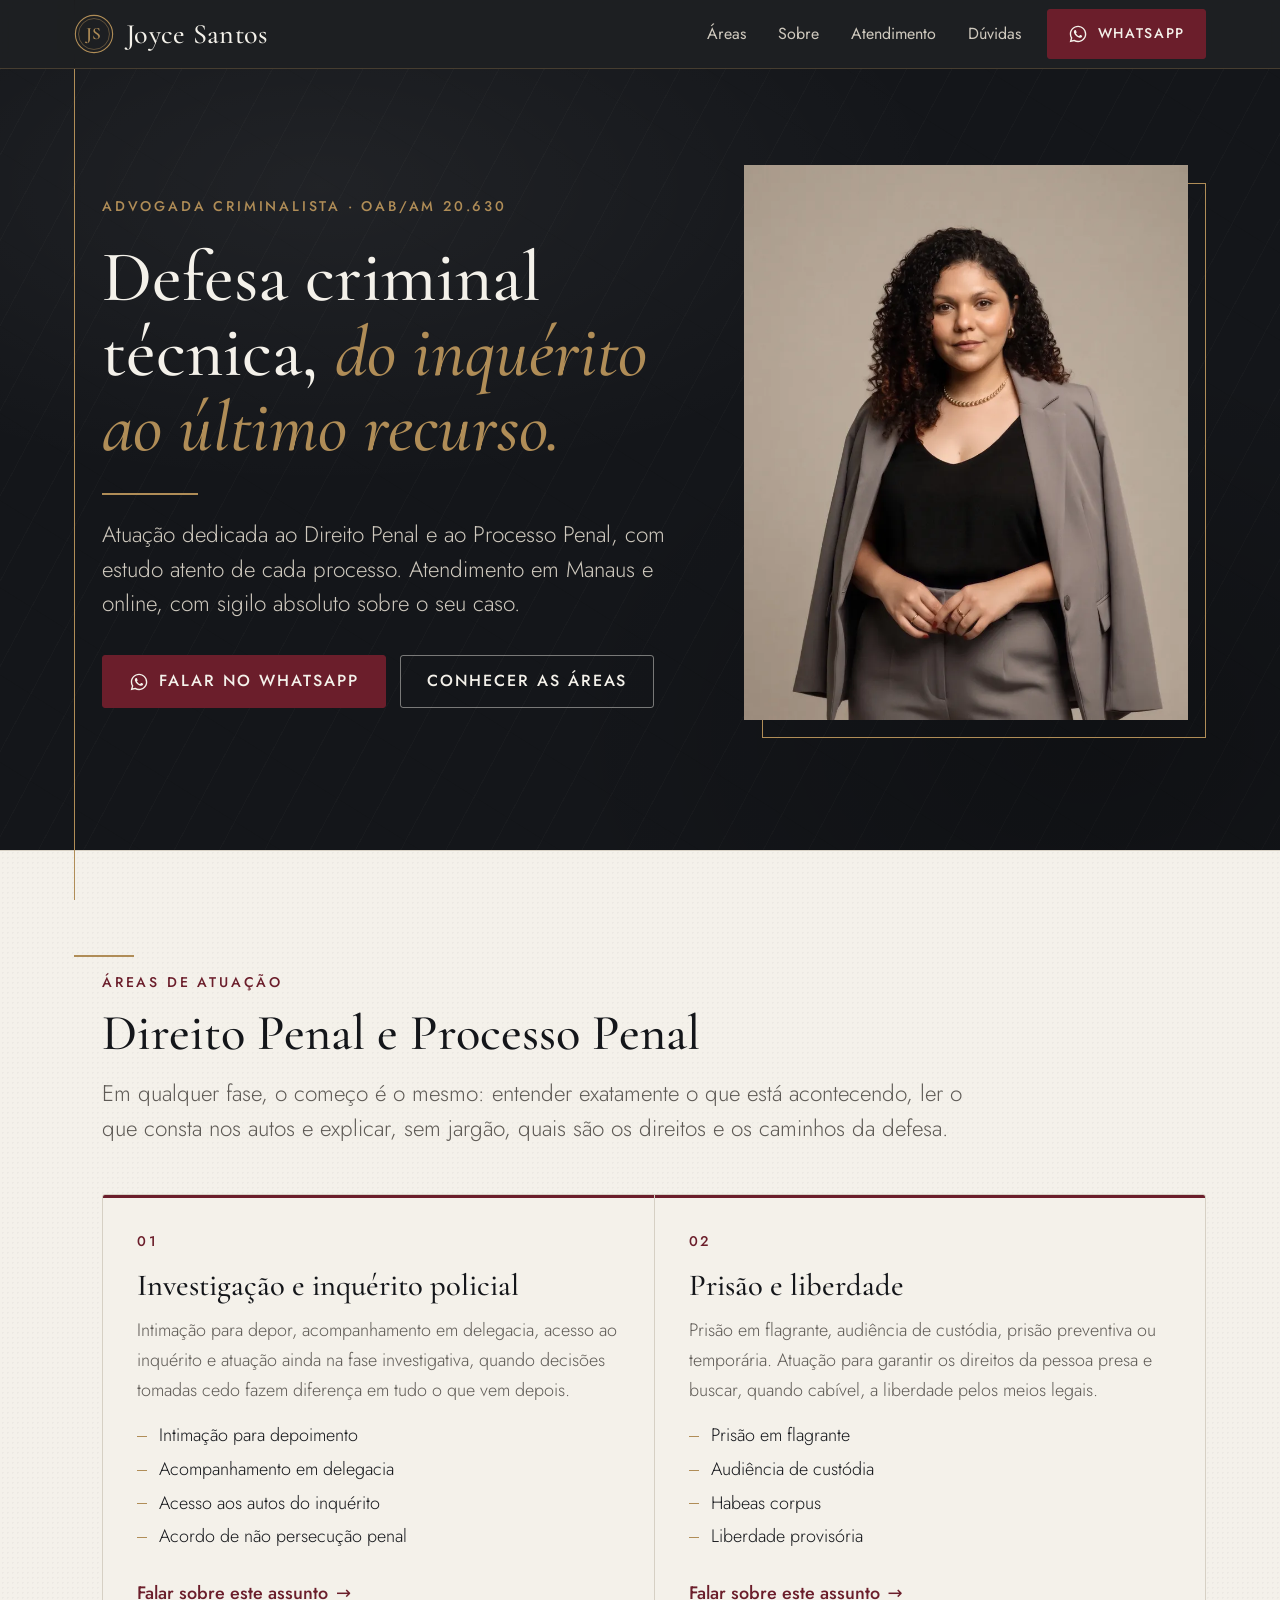
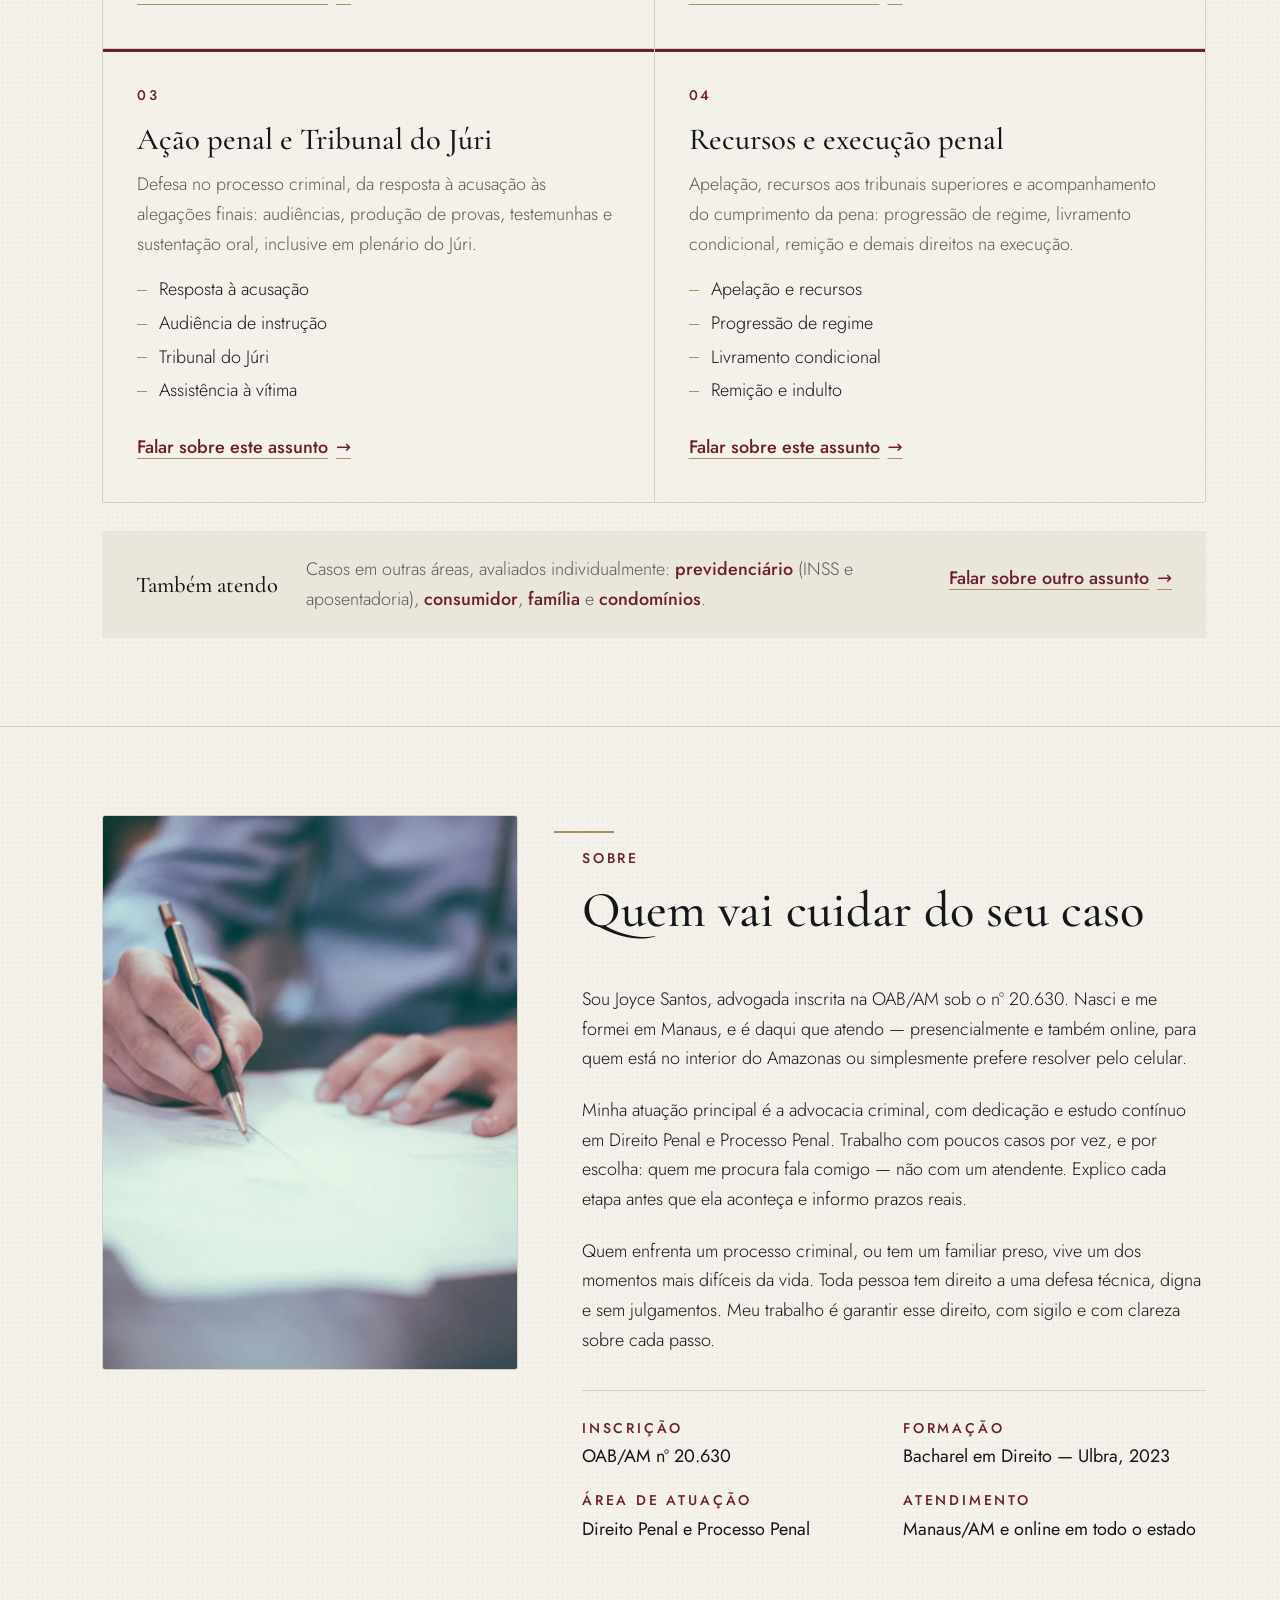
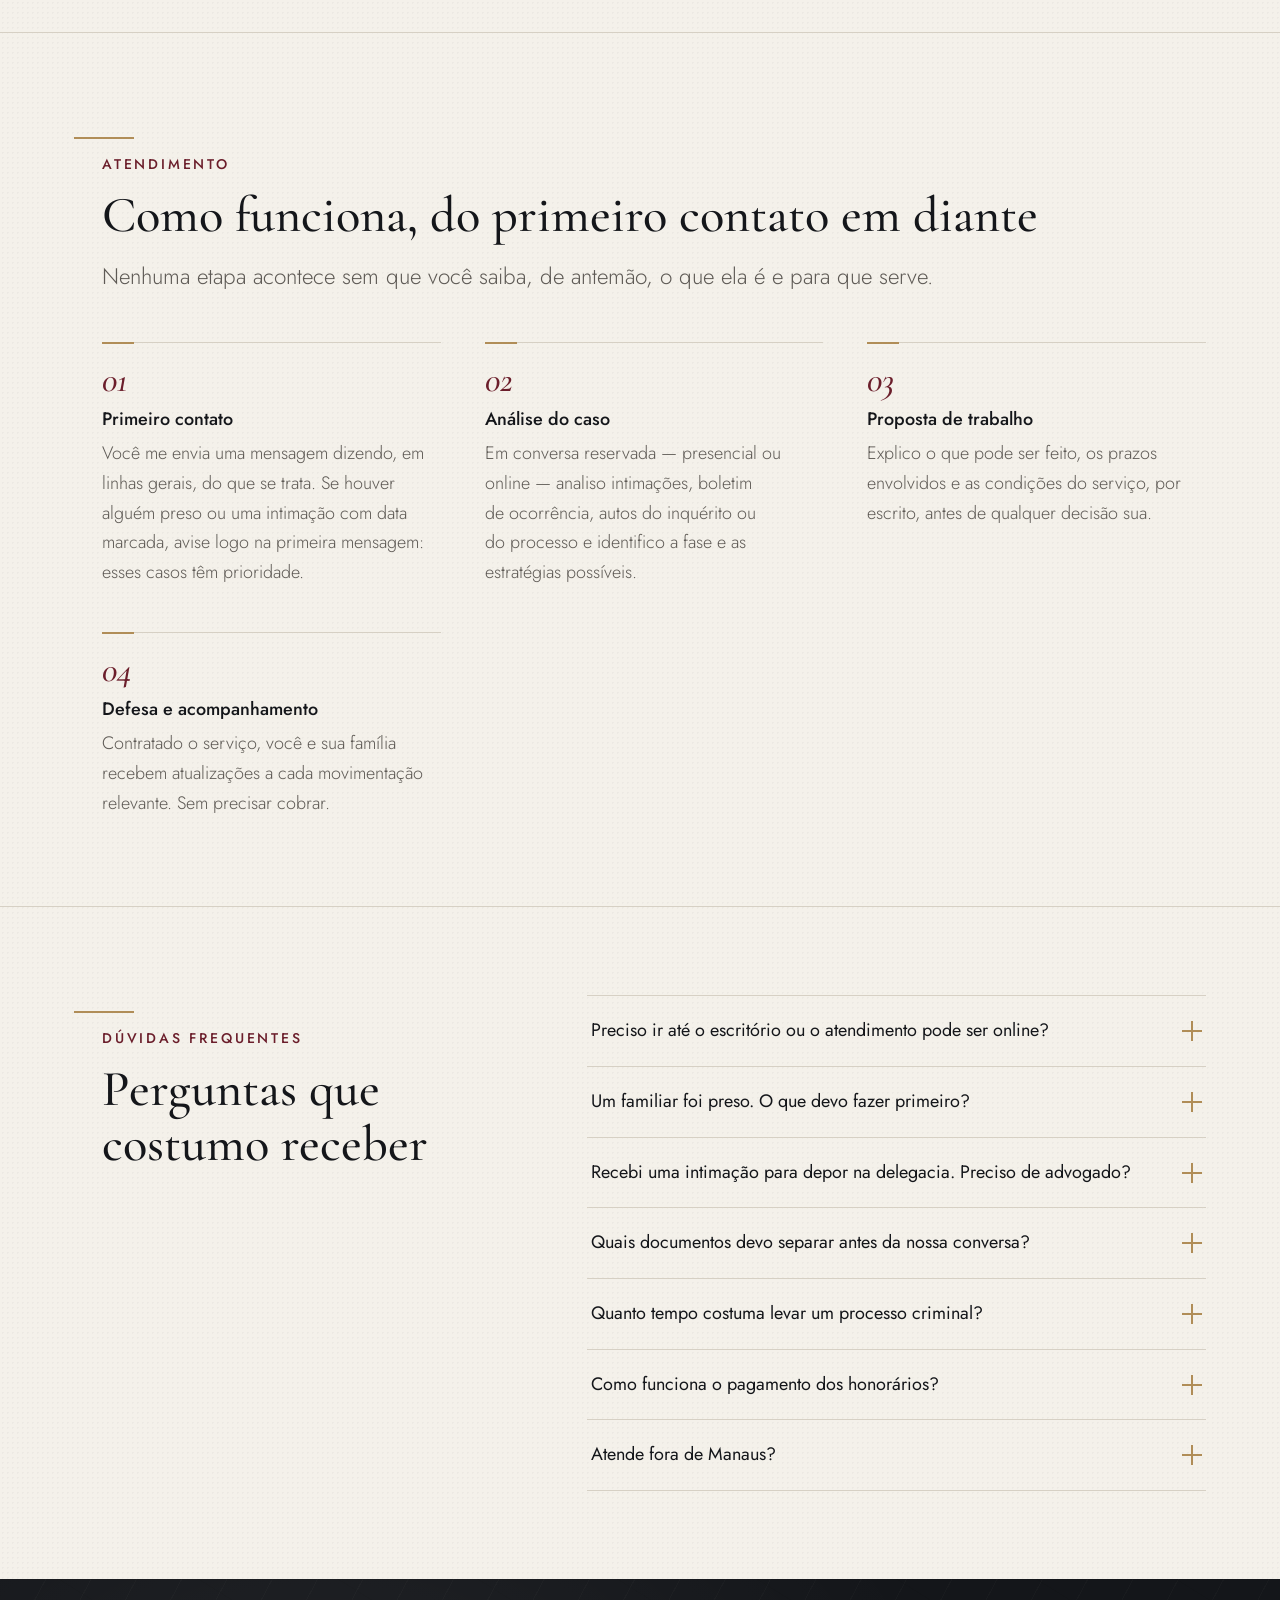
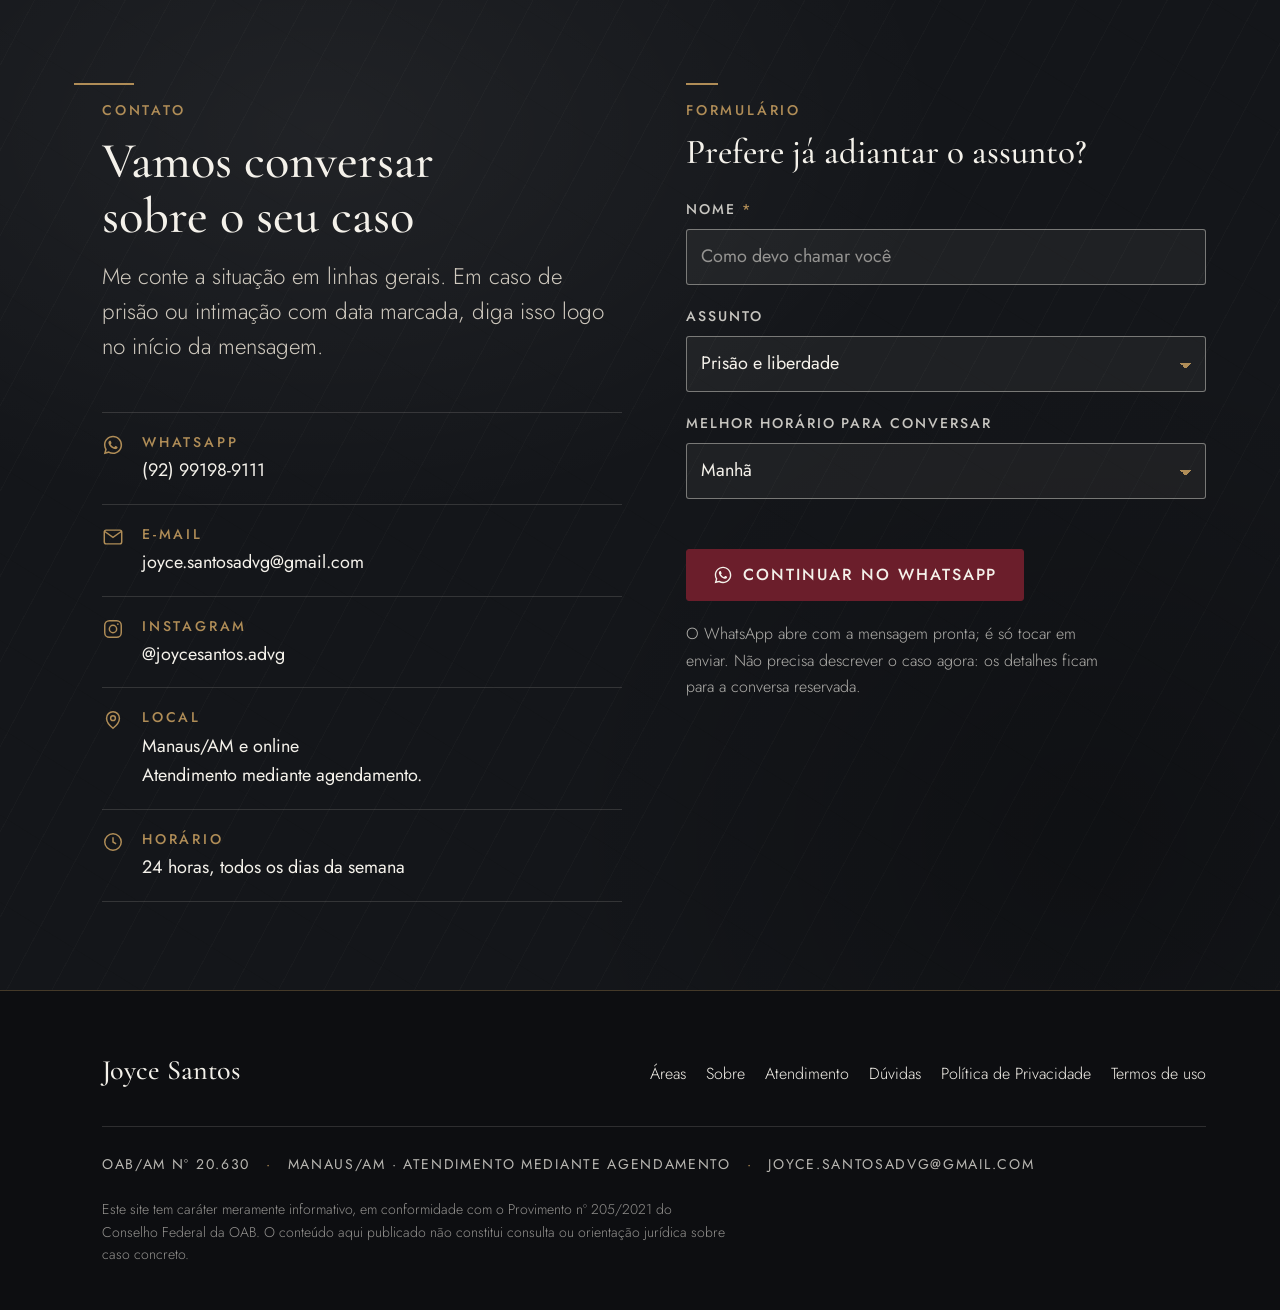
<file: index.html>
<!doctype html>
<html lang="pt-BR" class="no-js">
<head>
<meta charset="utf-8">
<meta name="viewport" content="width=device-width, initial-scale=1">
<title>Joyce Santos — Advogada Criminalista em Manaus | Direito Penal e Processo Penal</title>
<meta name="description" content="Advogada criminalista em Manaus/AM, com atuação dedicada ao Direito Penal e ao Processo Penal. Inquérito, prisão em flagrante, habeas corpus, ação penal e recursos. Atendimento presencial e online. OAB/AM 20.630.">
<meta name="author" content="Joyce Santos">
<meta name="robots" content="index, follow, max-image-preview:large">
<link rel="canonical" href="https://joycesantos.pages.dev/">

<!-- Open Graph / redes -->
<meta property="og:type" content="website">
<meta property="og:locale" content="pt_BR">
<meta property="og:site_name" content="Joyce Santos, Advogada">
<meta property="og:title" content="Joyce Santos — Advogada Criminalista em Manaus">
<meta property="og:description" content="Defesa criminal técnica e próxima, da investigação aos recursos. Atuação dedicada ao Direito Penal e ao Processo Penal, em Manaus e online.">
<meta property="og:url" content="https://joycesantos.pages.dev/">
<meta property="og:image" content="https://joycesantos.pages.dev/img/og-joyce-santos.png">
<meta property="og:image:width" content="1200">
<meta property="og:image:height" content="630">
<meta property="og:image:alt" content="Joyce Santos, advogada — OAB/AM 20.630, Manaus.">
<meta name="twitter:card" content="summary_large_image">

<meta name="theme-color" content="#14161A">
<link rel="icon" href="/favicon.svg" type="image/svg+xml">
<link rel="apple-touch-icon" href="/img/apple-touch-icon.png">

<!-- Fontes self-hosted: nada sai para CDN externa (LGPD + performance) -->
<link rel="preload" href="fonts/cormorant-garamond-latin-400-600.woff2" as="font" type="font/woff2" crossorigin>
<link rel="preload" href="fonts/jost-latin-300-500.woff2" as="font" type="font/woff2" crossorigin>
<link rel="stylesheet" href="css/fonts.css">
<link rel="stylesheet" href="css/styles.css?v=10">
<script>document.documentElement.className = 'js';</script>
</head>

<body>
<a class="pular" href="#conteudo">Pular para o conteúdo</a>
<div class="margem" aria-hidden="true"></div>

<header class="cabecalho" id="cabecalho">
  <div class="envelope">
    <a class="marca" href="/"><svg class="selo" viewBox="0 0 44 44" aria-hidden="true"><circle cx="22" cy="22" r="20.5" fill="none" stroke="currentColor" stroke-width="1.2"/><circle cx="22" cy="22" r="17" fill="none" stroke="currentColor" stroke-width="0.5"/><text x="22" y="28" text-anchor="middle" font-family="'Cormorant Garamond', Garamond, serif" font-size="19" font-weight="600" fill="currentColor">JS</text></svg>Joyce Santos</a>
    <button class="menu-botao" type="button" aria-expanded="false" aria-controls="menu">
      <span class="menu-icone" aria-hidden="true"></span>
      <span class="menu-texto">Menu</span>
    </button>
    <nav class="navegacao" id="menu" aria-label="Navegação principal">
      <a class="nav-link" href="#areas">Áreas</a>
      <a class="nav-link" href="#sobre">Sobre</a>
      <a class="nav-link" href="#atendimento">Atendimento</a>
      <a class="nav-link" href="#duvidas">Dúvidas</a>
      <a class="btn btn--primario" href="https://wa.me/5592991989111?text=Ol%C3%A1%2C%20gostaria%20de%20tirar%20uma%20d%C3%BAvida%20jur%C3%ADdica." rel="noopener" target="_blank">
        <svg viewBox="0 0 24 24" fill="currentColor" aria-hidden="true"><path d="M12.04 2C6.58 2 2.13 6.45 2.13 11.91c0 1.75.46 3.45 1.32 4.95L2 22l5.25-1.38a9.9 9.9 0 0 0 4.79 1.22h.01c5.46 0 9.91-4.45 9.91-9.91S17.5 2 12.04 2Zm0 18.15h-.01a8.2 8.2 0 0 1-4.19-1.15l-.3-.18-3.12.82.83-3.04-.2-.31a8.19 8.19 0 0 1-1.26-4.38c0-4.54 3.7-8.23 8.25-8.23 2.2 0 4.27.86 5.83 2.42a8.18 8.18 0 0 1 2.41 5.82c0 4.54-3.7 8.23-8.24 8.23Zm4.52-6.16c-.25-.13-1.47-.72-1.69-.8-.23-.09-.39-.13-.56.12-.16.25-.64.8-.78.97-.15.16-.29.19-.53.06-.25-.12-1.05-.38-1.99-1.23-.74-.65-1.24-1.46-1.38-1.71-.15-.25-.02-.38.11-.5.11-.11.25-.29.37-.44.13-.15.17-.25.25-.42.09-.16.04-.31-.02-.44-.06-.12-.56-1.35-.76-1.84-.2-.48-.4-.42-.56-.43h-.47c-.16 0-.43.06-.65.31-.22.25-.85.83-.85 2.03s.87 2.35.99 2.51c.13.16 1.72 2.62 4.16 3.67.58.25 1.03.4 1.39.51.58.19 1.11.16 1.53.1.47-.07 1.47-.6 1.67-1.18.21-.58.21-1.07.15-1.18-.06-.11-.23-.17-.47-.29Z"/></svg>
        WhatsApp
      </a>
    </nav>
  </div>
</header>

<main id="conteudo">

  <!-- 1. TIMBRE ------------------------------------------------------- -->
  <section class="secao timbre" aria-labelledby="titulo-timbre">
    <div class="envelope">
      <div>
        <p class="rotulo">Advogada criminalista&nbsp;·&nbsp;OAB/AM 20.630</p>
        <h1 id="titulo-timbre">Defesa criminal técnica, <em>do inquérito ao último recurso.</em></h1>
        <div class="filete" aria-hidden="true"></div>
        <p class="intro">Atuação dedicada ao Direito Penal e ao Processo Penal, com estudo atento de cada processo. Atendimento em Manaus e online, com sigilo absoluto sobre o seu caso.</p>
        <div class="acoes">
          <a class="btn btn--primario" href="https://wa.me/5592991989111?text=Ol%C3%A1%2C%20gostaria%20de%20tirar%20uma%20d%C3%BAvida%20jur%C3%ADdica." rel="noopener" target="_blank">
            <svg viewBox="0 0 24 24" fill="currentColor" aria-hidden="true"><path d="M12.04 2C6.58 2 2.13 6.45 2.13 11.91c0 1.75.46 3.45 1.32 4.95L2 22l5.25-1.38a9.9 9.9 0 0 0 4.79 1.22h.01c5.46 0 9.91-4.45 9.91-9.91S17.5 2 12.04 2Zm0 18.15h-.01a8.2 8.2 0 0 1-4.19-1.15l-.3-.18-3.12.82.83-3.04-.2-.31a8.19 8.19 0 0 1-1.26-4.38c0-4.54 3.7-8.23 8.25-8.23 2.2 0 4.27.86 5.83 2.42a8.18 8.18 0 0 1 2.41 5.82c0 4.54-3.7 8.23-8.24 8.23Zm4.52-6.16c-.25-.13-1.47-.72-1.69-.8-.23-.09-.39-.13-.56.12-.16.25-.64.8-.78.97-.15.16-.29.19-.53.06-.25-.12-1.05-.38-1.99-1.23-.74-.65-1.24-1.46-1.38-1.71-.15-.25-.02-.38.11-.5.11-.11.25-.29.37-.44.13-.15.17-.25.25-.42.09-.16.04-.31-.02-.44-.06-.12-.56-1.35-.76-1.84-.2-.48-.4-.42-.56-.43h-.47c-.16 0-.43.06-.65.31-.22.25-.85.83-.85 2.03s.87 2.35.99 2.51c.13.16 1.72 2.62 4.16 3.67.58.25 1.03.4 1.39.51.58.19 1.11.16 1.53.1.47-.07 1.47-.6 1.67-1.18.21-.58.21-1.07.15-1.18-.06-.11-.23-.17-.47-.29Z"/></svg>
            Falar no WhatsApp
          </a>
          <a class="btn btn--secundario" href="#areas">Conhecer as áreas</a>
        </div>
      </div>
      <figure class="retrato">
        <img src="img/retrato-joyce.webp?v=2" width="800" height="1000" alt="Retrato de Joyce Santos, advogada criminalista." fetchpriority="high" decoding="async">
      </figure>
    </div>
  </section>

  <!-- 2. ÁREAS -------------------------------------------------------- -->
  <section class="secao" id="areas" aria-labelledby="titulo-areas">
    <div class="envelope">
      <header class="secao-cabeca revela">
        <p class="rotulo">Áreas de atuação</p>
        <h2 id="titulo-areas">Direito Penal e Processo Penal</h2>
        <p class="intro">Em qualquer fase, o começo é o mesmo: entender exatamente o que está acontecendo, ler o que consta nos autos e explicar, sem jargão, quais são os direitos e os caminhos da defesa.</p>
      </header>

      <div class="areas-grade">
        <article class="area revela">
          <span class="num">01</span>
          <h3>Investigação e inquérito policial</h3>
          <p>Intimação para depor, acompanhamento em delegacia, acesso ao inquérito e atuação ainda na fase investigativa, quando decisões tomadas cedo fazem diferença em tudo o que vem depois.</p>
          <ul class="area-lista">
            <li>Intimação para depoimento</li>
            <li>Acompanhamento em delegacia</li>
            <li>Acesso aos autos do inquérito</li>
            <li>Acordo de não persecução penal</li>
          </ul>
          <a class="area-link" href="#contato" data-assunto="Investigação e inquérito">Falar sobre este assunto <span aria-hidden="true">&rarr;</span></a>
        </article>

        <article class="area revela d1">
          <span class="num">02</span>
          <h3>Prisão e liberdade</h3>
          <p>Prisão em flagrante, audiência de custódia, prisão preventiva ou temporária. Atuação para garantir os direitos da pessoa presa e buscar, quando cabível, a liberdade pelos meios legais.</p>
          <ul class="area-lista">
            <li>Prisão em flagrante</li>
            <li>Audiência de custódia</li>
            <li>Habeas corpus</li>
            <li>Liberdade provisória</li>
          </ul>
          <a class="area-link" href="#contato" data-assunto="Prisão e liberdade">Falar sobre este assunto <span aria-hidden="true">&rarr;</span></a>
        </article>

        <article class="area revela d2">
          <span class="num">03</span>
          <h3>Ação penal e Tribunal do Júri</h3>
          <p>Defesa no processo criminal, da resposta à acusação às alegações finais: audiências, produção de provas, testemunhas e sustentação oral, inclusive em plenário do Júri.</p>
          <ul class="area-lista">
            <li>Resposta à acusação</li>
            <li>Audiência de instrução</li>
            <li>Tribunal do Júri</li>
            <li>Assistência à vítima</li>
          </ul>
          <a class="area-link" href="#contato" data-assunto="Ação penal e Júri">Falar sobre este assunto <span aria-hidden="true">&rarr;</span></a>
        </article>

        <article class="area revela d3">
          <span class="num">04</span>
          <h3>Recursos e execução penal</h3>
          <p>Apelação, recursos aos tribunais superiores e acompanhamento do cumprimento da pena: progressão de regime, livramento condicional, remição e demais direitos na execução.</p>
          <ul class="area-lista">
            <li>Apelação e recursos</li>
            <li>Progressão de regime</li>
            <li>Livramento condicional</li>
            <li>Remição e indulto</li>
          </ul>
          <a class="area-link" href="#contato" data-assunto="Recursos e execução penal">Falar sobre este assunto <span aria-hidden="true">&rarr;</span></a>
        </article>
      </div>

      <aside class="outras-areas revela" aria-labelledby="titulo-outras">
        <h3 id="titulo-outras">Também atendo</h3>
        <p>Casos em outras áreas, avaliados individualmente: <strong>previdenciário</strong> (INSS e aposentadoria), <strong>consumidor</strong>, <strong>família</strong> e <strong>condomínios</strong>.</p>
        <a class="area-link" href="#contato" data-assunto="Outras áreas">Falar sobre outro assunto <span aria-hidden="true">&rarr;</span></a>
      </aside>
    </div>
  </section>

  <!-- 3. SOBRE -------------------------------------------------------- -->
  <section class="secao sobre" id="sobre" aria-labelledby="titulo-sobre">
    <div class="envelope">
      <figure class="sobre-foto revela">
        <img src="img/contexto-mesa.webp" width="900" height="1200" alt="Mãos com caneta assinando documentos sobre a mesa." loading="lazy" decoding="async">
      </figure>

      <div class="sobre-texto">
        <header class="secao-cabeca revela d1">
          <p class="rotulo">Sobre</p>
          <h2 id="titulo-sobre">Quem vai cuidar do seu caso</h2>
        </header>

        <p class="revela d2">Sou Joyce Santos, advogada inscrita na OAB/AM sob o nº 20.630. Nasci e me formei em Manaus, e é daqui que atendo&nbsp;— presencialmente e também online, para quem está no interior do Amazonas ou simplesmente prefere resolver pelo celular.</p>

        <p class="revela d3">Minha atuação principal é a advocacia criminal, com dedicação e estudo contínuo em Direito Penal e Processo Penal. Trabalho com poucos casos por vez, e por escolha: quem me procura fala comigo&nbsp;— não com um atendente. Explico cada etapa antes que ela aconteça e informo prazos reais.</p>

        <p class="revela d4">Quem enfrenta um processo criminal, ou tem um familiar preso, vive um dos momentos mais difíceis da vida. Toda pessoa tem direito a uma defesa técnica, digna e sem julgamentos. Meu trabalho é garantir esse direito, com sigilo e com clareza sobre cada passo.</p>

        <dl class="credenciais revela d5">
          <div>
            <dt>Inscrição</dt>
            <dd>OAB/AM nº 20.630</dd>
          </div>
          <div>
            <dt>Formação</dt>
            <dd>Bacharel em Direito&nbsp;— Ulbra, 2023</dd>
          </div>
          <div>
            <dt>Área de atuação</dt>
            <dd>Direito Penal e Processo Penal</dd>
          </div>
          <div>
            <dt>Atendimento</dt>
            <dd>Manaus/AM e online em todo o estado</dd>
          </div>
        </dl>
      </div>
    </div>
  </section>

  <!-- 4. ATENDIMENTO -------------------------------------------------- -->
  <section class="secao" id="atendimento" aria-labelledby="titulo-atendimento">
    <div class="envelope">
      <header class="secao-cabeca revela">
        <p class="rotulo">Atendimento</p>
        <h2 id="titulo-atendimento">Como funciona, do primeiro contato em diante</h2>
        <p class="intro">Nenhuma etapa acontece sem que você saiba, de antemão, o que ela é e para que serve.</p>
      </header>

      <ol class="etapas">
        <li class="etapa revela">
          <span class="num">01</span>
          <h3>Primeiro contato</h3>
          <p>Você me envia uma mensagem dizendo, em linhas gerais, do que se trata. Se houver alguém preso ou uma intimação com data marcada, avise logo na primeira mensagem: esses casos têm prioridade.</p>
        </li>
        <li class="etapa revela d1">
          <span class="num">02</span>
          <h3>Análise do caso</h3>
          <p>Em conversa reservada&nbsp;— presencial ou online&nbsp;— analiso intimações, boletim de ocorrência, autos do inquérito ou do processo e identifico a fase e as estratégias possíveis.</p>
        </li>
        <li class="etapa revela d2">
          <span class="num">03</span>
          <h3>Proposta de trabalho</h3>
          <p>Explico o que pode ser feito, os prazos envolvidos e as condições do serviço, por escrito, antes de qualquer decisão sua.</p>
        </li>
        <li class="etapa revela d3">
          <span class="num">04</span>
          <h3>Defesa e acompanhamento</h3>
          <p>Contratado o serviço, você e sua família recebem atualizações a cada movimentação relevante. Sem precisar cobrar.</p>
        </li>
      </ol>
    </div>
  </section>

  <!-- 5. DÚVIDAS ------------------------------------------------------ -->
  <section class="secao duvidas" id="duvidas" aria-labelledby="titulo-duvidas">
    <div class="envelope">
      <header class="secao-cabeca revela">
        <p class="rotulo">Dúvidas frequentes</p>
        <h2 id="titulo-duvidas">Perguntas que costumo receber</h2>
      </header>

      <div class="faq revela d1">
        <details name="faq">
          <summary>Preciso ir até o escritório ou o atendimento pode ser online?<span class="sinal" aria-hidden="true"></span></summary>
          <div class="resposta">
            <p>Os dois formatos funcionam. Muita gente resolve tudo por videochamada e WhatsApp, enviando os documentos digitalizados ou fotografados. Se você preferir conversar pessoalmente, o atendimento presencial acontece em Manaus, mediante agendamento.</p>
          </div>
        </details>

        <details name="faq">
          <summary>Um familiar foi preso. O que devo fazer primeiro?<span class="sinal" aria-hidden="true"></span></summary>
          <div class="resposta">
            <p>Mantenha a calma e procure um advogado o quanto antes. Após uma prisão em flagrante, a pessoa deve ser apresentada a um juiz na audiência de custódia, em regra em até 24 horas, e é importante que a defesa já esteja presente nesse momento.</p>
            <p>Anote onde a pessoa está (delegacia ou unidade prisional), o nome completo dela e, se souber, o motivo informado para a prisão. Evite comentar os fatos por telefone ou mensagem com terceiros.</p>
          </div>
        </details>

        <details name="faq">
          <summary>Recebi uma intimação para depor na delegacia. Preciso de advogado?<span class="sinal" aria-hidden="true"></span></summary>
          <div class="resposta">
            <p>Não é obrigatório, mas é muito recomendável&nbsp;— principalmente se você não sabe se está sendo ouvido como testemunha ou como investigado. O que é dito no depoimento fica registrado e pode ser usado ao longo de todo o processo.</p>
            <p>Com orientação prévia, você entende seus direitos, incluindo o de permanecer em silêncio, e comparece acompanhado.</p>
          </div>
        </details>

        <details name="faq">
          <summary>Quais documentos devo separar antes da nossa conversa?<span class="sinal" aria-hidden="true"></span></summary>
          <div class="resposta">
            <p>Sempre: documento de identidade com foto e CPF. Para casos criminais, traga o que tiver em mãos: intimação, boletim de ocorrência, mandado, número do inquérito ou do processo e qualquer decisão judicial recebida.</p>
            <p>Se faltar alguma coisa, não tem problema&nbsp;— com o número do processo ou o nome completo da pessoa, consigo levantar boa parte das informações.</p>
          </div>
        </details>

        <details name="faq">
          <summary>Quanto tempo costuma levar um processo criminal?<span class="sinal" aria-hidden="true"></span></summary>
          <div class="resposta">
            <p>Depende da fase em que o caso está, do tipo de crime, de haver ou não pessoa presa (processos com réu preso costumam tramitar com prioridade) e do volume de trabalho da vara responsável.</p>
            <p>Não existe prazo garantido, e desconfie de quem prometer um, ou de quem prometer resultado. O que posso fazer é informar a faixa de tempo observada em casos semelhantes e avisar você a cada movimentação relevante.</p>
          </div>
        </details>

        <details name="faq">
          <summary>Como funciona o pagamento dos honorários?<span class="sinal" aria-hidden="true"></span></summary>
          <div class="resposta">
            <p>Os honorários são definidos caso a caso, conforme a Tabela de Honorários da OAB/AM, e formalizados em contrato escrito antes do início do trabalho. Você conhece as condições integralmente antes de decidir qualquer coisa.</p>
            <p>Por determinação do Provimento nº 205/2021 do Conselho Federal da OAB, valores de honorários não podem ser divulgados em site. Por isso esse assunto é tratado diretamente na nossa conversa.</p>
          </div>
        </details>

        <details name="faq">
          <summary>Atende fora de Manaus?<span class="sinal" aria-hidden="true"></span></summary>
          <div class="resposta">
            <p>Sim. O atendimento online alcança todo o estado do Amazonas, e a inscrição na OAB permite atuação em todo o território nacional. Para casos que exigem audiência presencial em outra comarca, converso com você sobre a viabilidade antes de assumir o trabalho.</p>
          </div>
        </details>
      </div>
    </div>
  </section>

  <!-- 6. CONTATO ------------------------------------------------------ -->
  <section class="secao contato" id="contato" aria-labelledby="titulo-contato">
    <div class="envelope envelope--grade">
      <div>
        <header class="secao-cabeca revela">
          <p class="rotulo">Contato</p>
          <h2 id="titulo-contato">Vamos conversar sobre o seu caso</h2>
          <p class="intro">Me conte a situação em linhas gerais. Em caso de prisão ou intimação com data marcada, diga isso logo no início da mensagem.</p>
        </header>

        <div class="canais revela d1">
          <a class="canal" href="https://wa.me/5592991989111?text=Ol%C3%A1%2C%20gostaria%20de%20tirar%20uma%20d%C3%BAvida%20jur%C3%ADdica." rel="noopener" target="_blank">
            <svg viewBox="0 0 24 24" fill="currentColor" aria-hidden="true"><path d="M12.04 2C6.58 2 2.13 6.45 2.13 11.91c0 1.75.46 3.45 1.32 4.95L2 22l5.25-1.38a9.9 9.9 0 0 0 4.79 1.22h.01c5.46 0 9.91-4.45 9.91-9.91S17.5 2 12.04 2Zm0 18.15h-.01a8.2 8.2 0 0 1-4.19-1.15l-.3-.18-3.12.82.83-3.04-.2-.31a8.19 8.19 0 0 1-1.26-4.38c0-4.54 3.7-8.23 8.25-8.23 2.2 0 4.27.86 5.83 2.42a8.18 8.18 0 0 1 2.41 5.82c0 4.54-3.7 8.23-8.24 8.23Zm4.52-6.16c-.25-.13-1.47-.72-1.69-.8-.23-.09-.39-.13-.56.12-.16.25-.64.8-.78.97-.15.16-.29.19-.53.06-.25-.12-1.05-.38-1.99-1.23-.74-.65-1.24-1.46-1.38-1.71-.15-.25-.02-.38.11-.5.11-.11.25-.29.37-.44.13-.15.17-.25.25-.42.09-.16.04-.31-.02-.44-.06-.12-.56-1.35-.76-1.84-.2-.48-.4-.42-.56-.43h-.47c-.16 0-.43.06-.65.31-.22.25-.85.83-.85 2.03s.87 2.35.99 2.51c.13.16 1.72 2.62 4.16 3.67.58.25 1.03.4 1.39.51.58.19 1.11.16 1.53.1.47-.07 1.47-.6 1.67-1.18.21-.58.21-1.07.15-1.18-.06-.11-.23-.17-.47-.29Z"/></svg>
            <span>
              <span class="rotulo">WhatsApp</span>
              <span class="valor">(92) 99198-9111</span>
            </span>
          </a>

          <a class="canal" href="mailto:joyce.santosadvg@gmail.com">
            <svg viewBox="0 0 24 24" fill="none" stroke="currentColor" stroke-width="1.6" aria-hidden="true"><rect x="2.5" y="4.5" width="19" height="15" rx="2"/><path d="m3 6 9 6.5L21 6"/></svg>
            <span>
              <span class="rotulo">E-mail</span>
              <span class="valor">joyce.santosadvg@gmail.com</span>
            </span>
          </a>

          <a class="canal" href="https://www.instagram.com/joycesantos.advg/" rel="noopener" target="_blank">
            <svg viewBox="0 0 24 24" fill="none" stroke="currentColor" stroke-width="1.6" aria-hidden="true"><rect x="3" y="3" width="18" height="18" rx="5"/><circle cx="12" cy="12" r="4"/><circle cx="17.3" cy="6.7" r="0.9" fill="currentColor" stroke="none"/></svg>
            <span>
              <span class="rotulo">Instagram</span>
              <span class="valor">@joycesantos.advg</span>
            </span>
          </a>

          <div class="canal">
            <svg viewBox="0 0 24 24" fill="none" stroke="currentColor" stroke-width="1.6" aria-hidden="true"><path d="M12 21s7-5.6 7-11a7 7 0 1 0-14 0c0 5.4 7 11 7 11Z"/><circle cx="12" cy="10" r="2.6"/></svg>
            <span>
              <span class="rotulo">Local</span>
              <span class="valor">Manaus/AM e online<br>Atendimento mediante agendamento.</span>
            </span>
          </div>

          <div class="canal">
            <svg viewBox="0 0 24 24" fill="none" stroke="currentColor" stroke-width="1.6" aria-hidden="true"><circle cx="12" cy="12" r="9"/><path d="M12 6.8V12l3.4 2"/></svg>
            <span>
              <span class="rotulo">Horário</span>
              <span class="valor">24 horas, todos os dias da semana</span>
            </span>
          </div>
        </div>
      </div>

      <div class="revela d2">
        <header class="secao-cabeca secao-cabeca--form">
          <p class="rotulo">Formulário</p>
          <h3 id="titulo-formulario">Prefere já adiantar o assunto?</h3>
        </header>

        <!--
          O formulário não envia nada para servidor: monta a mensagem e abre o
          WhatsApp para o próprio visitante enviar. Sem JS, o GET abaixo abre
          o WhatsApp com a saudação padrão do campo "text".
          NÃO adicionar campo "descreva seu caso" (guia 5.7): fatos de caso
          criminal (e dados de saúde/família) não devem trafegar por
          formulário do site.
        -->
        <form class="formulario" id="formulario" action="https://wa.me/5592991989111" method="GET" target="_blank" novalidate>
          <input type="hidden" name="text" value="Olá, gostaria de tirar uma dúvida jurídica.">

          <div class="campo" id="campo-nome">
            <label for="nome">Nome <span class="req" aria-hidden="true">*</span></label>
            <input type="text" id="nome" autocomplete="name" required aria-describedby="erro-nome" placeholder="Como devo chamar você">
            <span class="erro" id="erro-nome"></span>
          </div>

          <div class="campo">
            <label for="area">Assunto</label>
            <select id="area">
              <option>Prisão e liberdade</option>
              <option>Investigação e inquérito</option>
              <option>Ação penal e Júri</option>
              <option>Recursos e execução penal</option>
              <option>Outras áreas</option>
            </select>
          </div>

          <div class="campo">
            <label for="horario">Melhor horário para conversar</label>
            <select id="horario">
              <option>Manhã</option>
              <option>Tarde</option>
              <option>Noite</option>
              <option>Qualquer horário</option>
            </select>
          </div>

          <div class="acoes">
            <button class="btn btn--claro" type="submit">
              <svg viewBox="0 0 24 24" fill="currentColor" aria-hidden="true"><path d="M12.04 2C6.58 2 2.13 6.45 2.13 11.91c0 1.75.46 3.45 1.32 4.95L2 22l5.25-1.38a9.9 9.9 0 0 0 4.79 1.22h.01c5.46 0 9.91-4.45 9.91-9.91S17.5 2 12.04 2Zm0 18.15h-.01a8.2 8.2 0 0 1-4.19-1.15l-.3-.18-3.12.82.83-3.04-.2-.31a8.19 8.19 0 0 1-1.26-4.38c0-4.54 3.7-8.23 8.25-8.23 2.2 0 4.27.86 5.83 2.42a8.18 8.18 0 0 1 2.41 5.82c0 4.54-3.7 8.23-8.24 8.23Zm4.52-6.16c-.25-.13-1.47-.72-1.69-.8-.23-.09-.39-.13-.56.12-.16.25-.64.8-.78.97-.15.16-.29.19-.53.06-.25-.12-1.05-.38-1.99-1.23-.74-.65-1.24-1.46-1.38-1.71-.15-.25-.02-.38.11-.5.11-.11.25-.29.37-.44.13-.15.17-.25.25-.42.09-.16.04-.31-.02-.44-.06-.12-.56-1.35-.76-1.84-.2-.48-.4-.42-.56-.43h-.47c-.16 0-.43.06-.65.31-.22.25-.85.83-.85 2.03s.87 2.35.99 2.51c.13.16 1.72 2.62 4.16 3.67.58.25 1.03.4 1.39.51.58.19 1.11.16 1.53.1.47-.07 1.47-.6 1.67-1.18.21-.58.21-1.07.15-1.18-.06-.11-.23-.17-.47-.29Z"/></svg>
              Continuar no WhatsApp
            </button>
          </div>

          <p class="nota-form">O WhatsApp abre com a mensagem pronta; é só tocar em enviar. Não precisa descrever o caso agora: os detalhes ficam para a conversa reservada.</p>
        </form>
      </div>
    </div>
  </section>
</main>

<!-- 7. RODAPÉ --------------------------------------------------------- -->
<footer class="rodape">
  <div class="envelope">
    <div class="rodape-topo">
      <span class="rodape-nome">Joyce Santos</span>
      <nav class="rodape-links" aria-label="Links do rodapé">
        <a href="#areas">Áreas</a>
        <a href="#sobre">Sobre</a>
        <a href="#atendimento">Atendimento</a>
        <a href="#duvidas">Dúvidas</a>
        <a href="privacidade.html">Política de Privacidade</a>
        <a href="termos.html">Termos de uso</a>
      </nav>
    </div>

    <div class="rodape-dados">
      <span>OAB/AM nº 20.630</span>
      <span>Manaus/AM · atendimento mediante agendamento</span>
      <span>joyce.santosadvg@gmail.com</span>
    </div>

    <p class="rodape-aviso">Este site tem caráter meramente informativo, em conformidade com o Provimento nº 205/2021 do Conselho Federal da OAB. O conteúdo aqui publicado não constitui consulta ou orientação jurídica sobre caso concreto.</p>
  </div>
</footer>

<a class="zap-flutuante" id="zap-flutuante" href="https://wa.me/5592991989111?text=Ol%C3%A1%2C%20gostaria%20de%20tirar%20uma%20d%C3%BAvida%20jur%C3%ADdica." rel="noopener" target="_blank" aria-label="Falar no WhatsApp">
  <svg viewBox="0 0 24 24" fill="currentColor" aria-hidden="true"><path d="M12.04 2C6.58 2 2.13 6.45 2.13 11.91c0 1.75.46 3.45 1.32 4.95L2 22l5.25-1.38a9.9 9.9 0 0 0 4.79 1.22h.01c5.46 0 9.91-4.45 9.91-9.91S17.5 2 12.04 2Zm0 18.15h-.01a8.2 8.2 0 0 1-4.19-1.15l-.3-.18-3.12.82.83-3.04-.2-.31a8.19 8.19 0 0 1-1.26-4.38c0-4.54 3.7-8.23 8.25-8.23 2.2 0 4.27.86 5.83 2.42a8.18 8.18 0 0 1 2.41 5.82c0 4.54-3.7 8.23-8.24 8.23Zm4.52-6.16c-.25-.13-1.47-.72-1.69-.8-.23-.09-.39-.13-.56.12-.16.25-.64.8-.78.97-.15.16-.29.19-.53.06-.25-.12-1.05-.38-1.99-1.23-.74-.65-1.24-1.46-1.38-1.71-.15-.25-.02-.38.11-.5.11-.11.25-.29.37-.44.13-.15.17-.25.25-.42.09-.16.04-.31-.02-.44-.06-.12-.56-1.35-.76-1.84-.2-.48-.4-.42-.56-.43h-.47c-.16 0-.43.06-.65.31-.22.25-.85.83-.85 2.03s.87 2.35.99 2.51c.13.16 1.72 2.62 4.16 3.67.58.25 1.03.4 1.39.51.58.19 1.11.16 1.53.1.47-.07 1.47-.6 1.67-1.18.21-.58.21-1.07.15-1.18-.06-.11-.23-.17-.47-.29Z"/></svg>
  WhatsApp
</a>

<script src="js/main.js?v=7" defer></script>

<!-- Dados estruturados: perfil profissional -->
<script type="application/ld+json">
{
  "@context": "https://schema.org",
  "@type": "Attorney",
  "@id": "https://joycesantos.pages.dev/#advogada",
  "name": "Joyce Santos",
  "description": "Advogada criminalista em Manaus/AM, com atuação dedicada ao Direito Penal e ao Processo Penal. Também atende casos de direito previdenciário, do consumidor, de família e condominial.",
  "url": "https://joycesantos.pages.dev/",
  "image": "https://joycesantos.pages.dev/img/og-joyce-santos.png",
  "telephone": "+55-92-99198-9111",
  "email": "joyce.santosadvg@gmail.com",
  "address": {
    "@type": "PostalAddress",
    "addressLocality": "Manaus",
    "addressRegion": "AM",
    "addressCountry": "BR"
  },
  "areaServed": [
    { "@type": "City", "name": "Manaus" },
    { "@type": "State", "name": "Amazonas" }
  ],
  "availableLanguage": "pt-BR",
  "openingHoursSpecification": {
    "@type": "OpeningHoursSpecification",
    "dayOfWeek": ["Monday", "Tuesday", "Wednesday", "Thursday", "Friday", "Saturday", "Sunday"],
    "opens": "00:00",
    "closes": "23:59"
  },
  "knowsAbout": [
    "Direito Penal",
    "Direito Processual Penal",
    "Tribunal do Júri",
    "Execução Penal",
    "Direito Previdenciário",
    "Direito do Consumidor",
    "Direito Condominial",
    "Direito de Família"
  ],
  "sameAs": ["https://www.instagram.com/joycesantos.advg/"]
}
</script>

<!-- Dados estruturados: perguntas frequentes -->
<script type="application/ld+json">
{
  "@context": "https://schema.org",
  "@type": "FAQPage",
  "mainEntity": [
    {
      "@type": "Question",
      "name": "Preciso ir até o escritório ou o atendimento pode ser online?",
      "acceptedAnswer": { "@type": "Answer", "text": "Os dois formatos funcionam. Muita gente resolve tudo por videochamada e WhatsApp, enviando os documentos digitalizados ou fotografados. Se preferir conversar pessoalmente, o atendimento presencial acontece em Manaus, mediante agendamento." }
    },
    {
      "@type": "Question",
      "name": "Um familiar foi preso. O que devo fazer primeiro?",
      "acceptedAnswer": { "@type": "Answer", "text": "Procure um advogado o quanto antes. Após uma prisão em flagrante, a pessoa deve ser apresentada a um juiz na audiência de custódia, em regra em até 24 horas, e é importante que a defesa já esteja presente. Anote onde a pessoa está, o nome completo e o motivo informado para a prisão." }
    },
    {
      "@type": "Question",
      "name": "Recebi uma intimação para depor na delegacia. Preciso de advogado?",
      "acceptedAnswer": { "@type": "Answer", "text": "Não é obrigatório, mas é muito recomendável, principalmente se você não sabe se está sendo ouvido como testemunha ou como investigado. O que é dito no depoimento fica registrado e pode ser usado ao longo de todo o processo." }
    },
    {
      "@type": "Question",
      "name": "Quais documentos devo separar antes da conversa?",
      "acceptedAnswer": { "@type": "Answer", "text": "Documento de identidade com foto e CPF. Para casos criminais: intimação, boletim de ocorrência, mandado, número do inquérito ou do processo e qualquer decisão judicial recebida." }
    },
    {
      "@type": "Question",
      "name": "Quanto tempo costuma levar um processo criminal?",
      "acceptedAnswer": { "@type": "Answer", "text": "Depende da fase do caso, do tipo de crime, de haver ou não pessoa presa e do volume de trabalho da vara responsável. Não existe prazo nem resultado garantido. É possível informar a faixa de tempo observada em casos semelhantes, com aviso a cada movimentação relevante." }
    },
    {
      "@type": "Question",
      "name": "Como funciona o pagamento dos honorários?",
      "acceptedAnswer": { "@type": "Answer", "text": "Os honorários são definidos caso a caso, conforme a Tabela de Honorários da OAB/AM, e formalizados em contrato escrito antes do início do trabalho. Por determinação do Provimento nº 205/2021 do Conselho Federal da OAB, valores não podem ser divulgados em site." }
    },
    {
      "@type": "Question",
      "name": "Atende fora de Manaus?",
      "acceptedAnswer": { "@type": "Answer", "text": "Sim. O atendimento online alcança todo o estado do Amazonas, e a inscrição na OAB permite atuação em todo o território nacional." }
    }
  ]
}
</script>
</body>
</html>
</file>
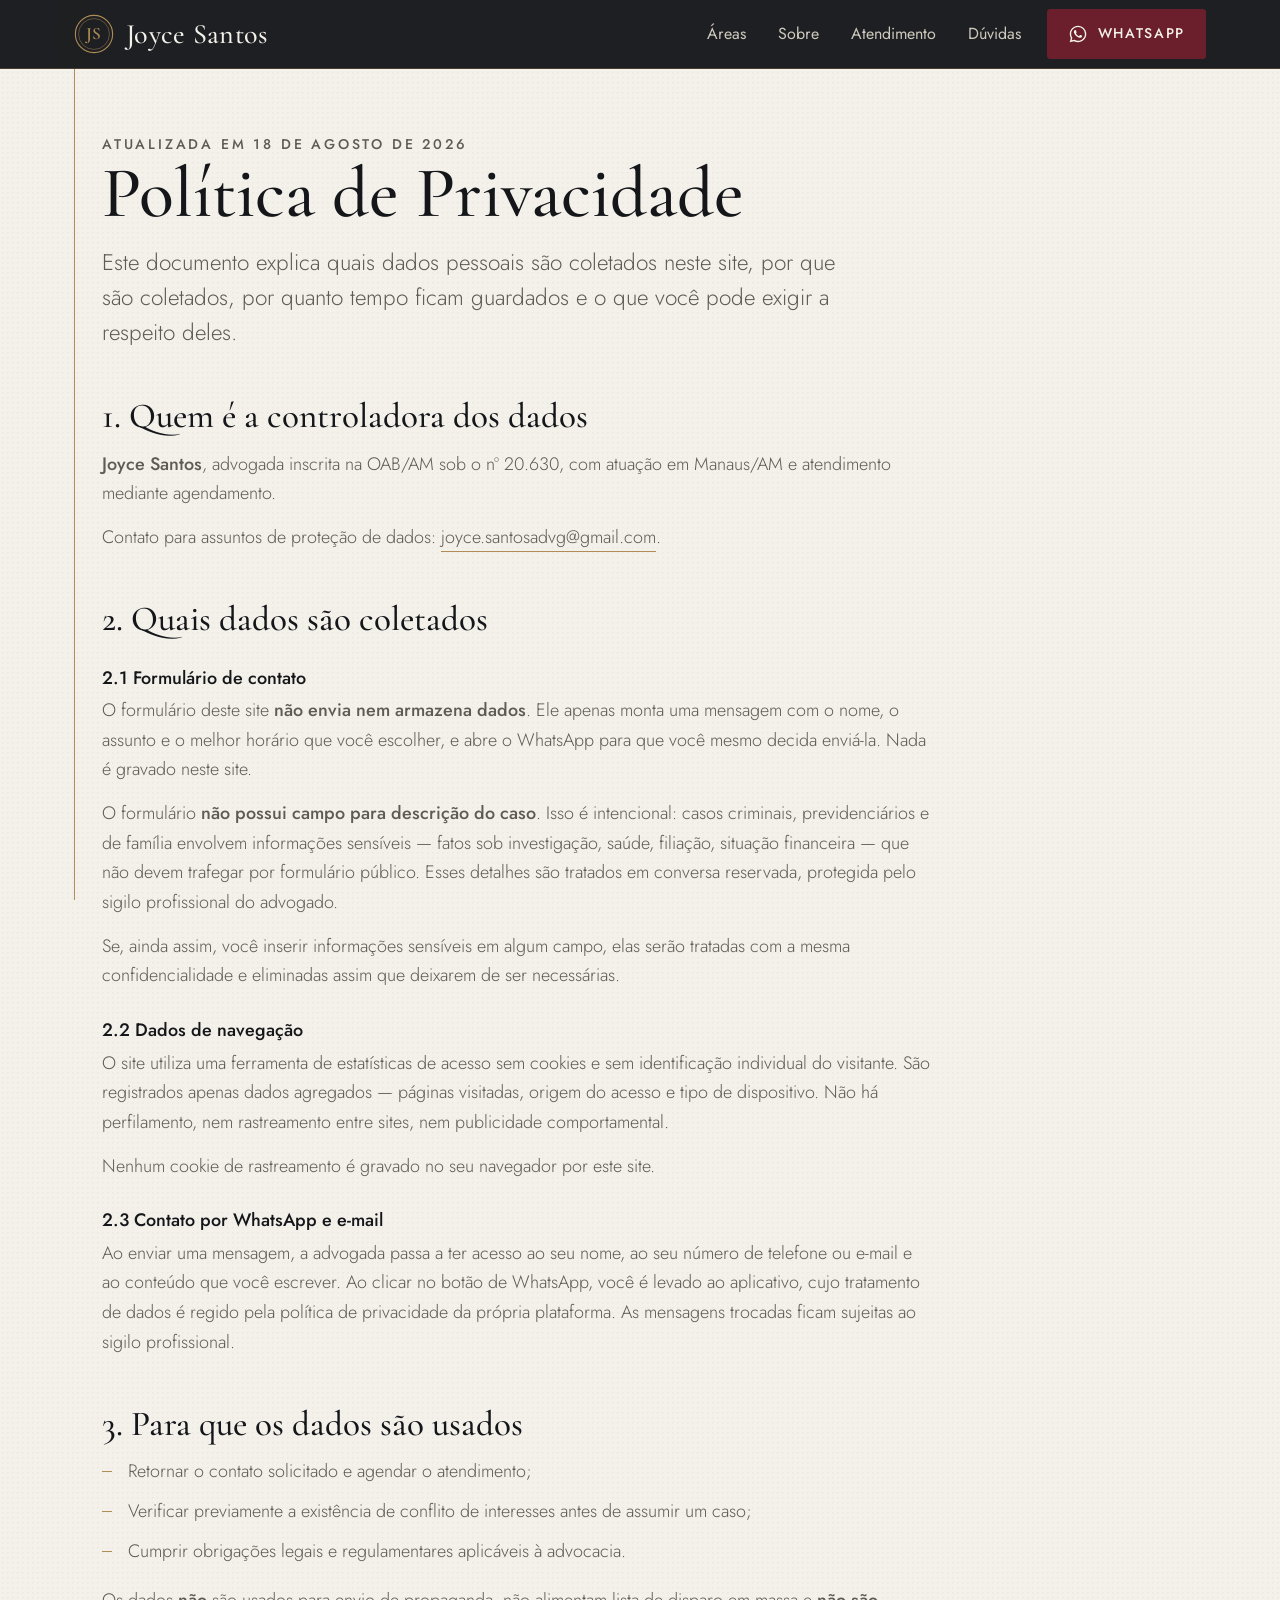
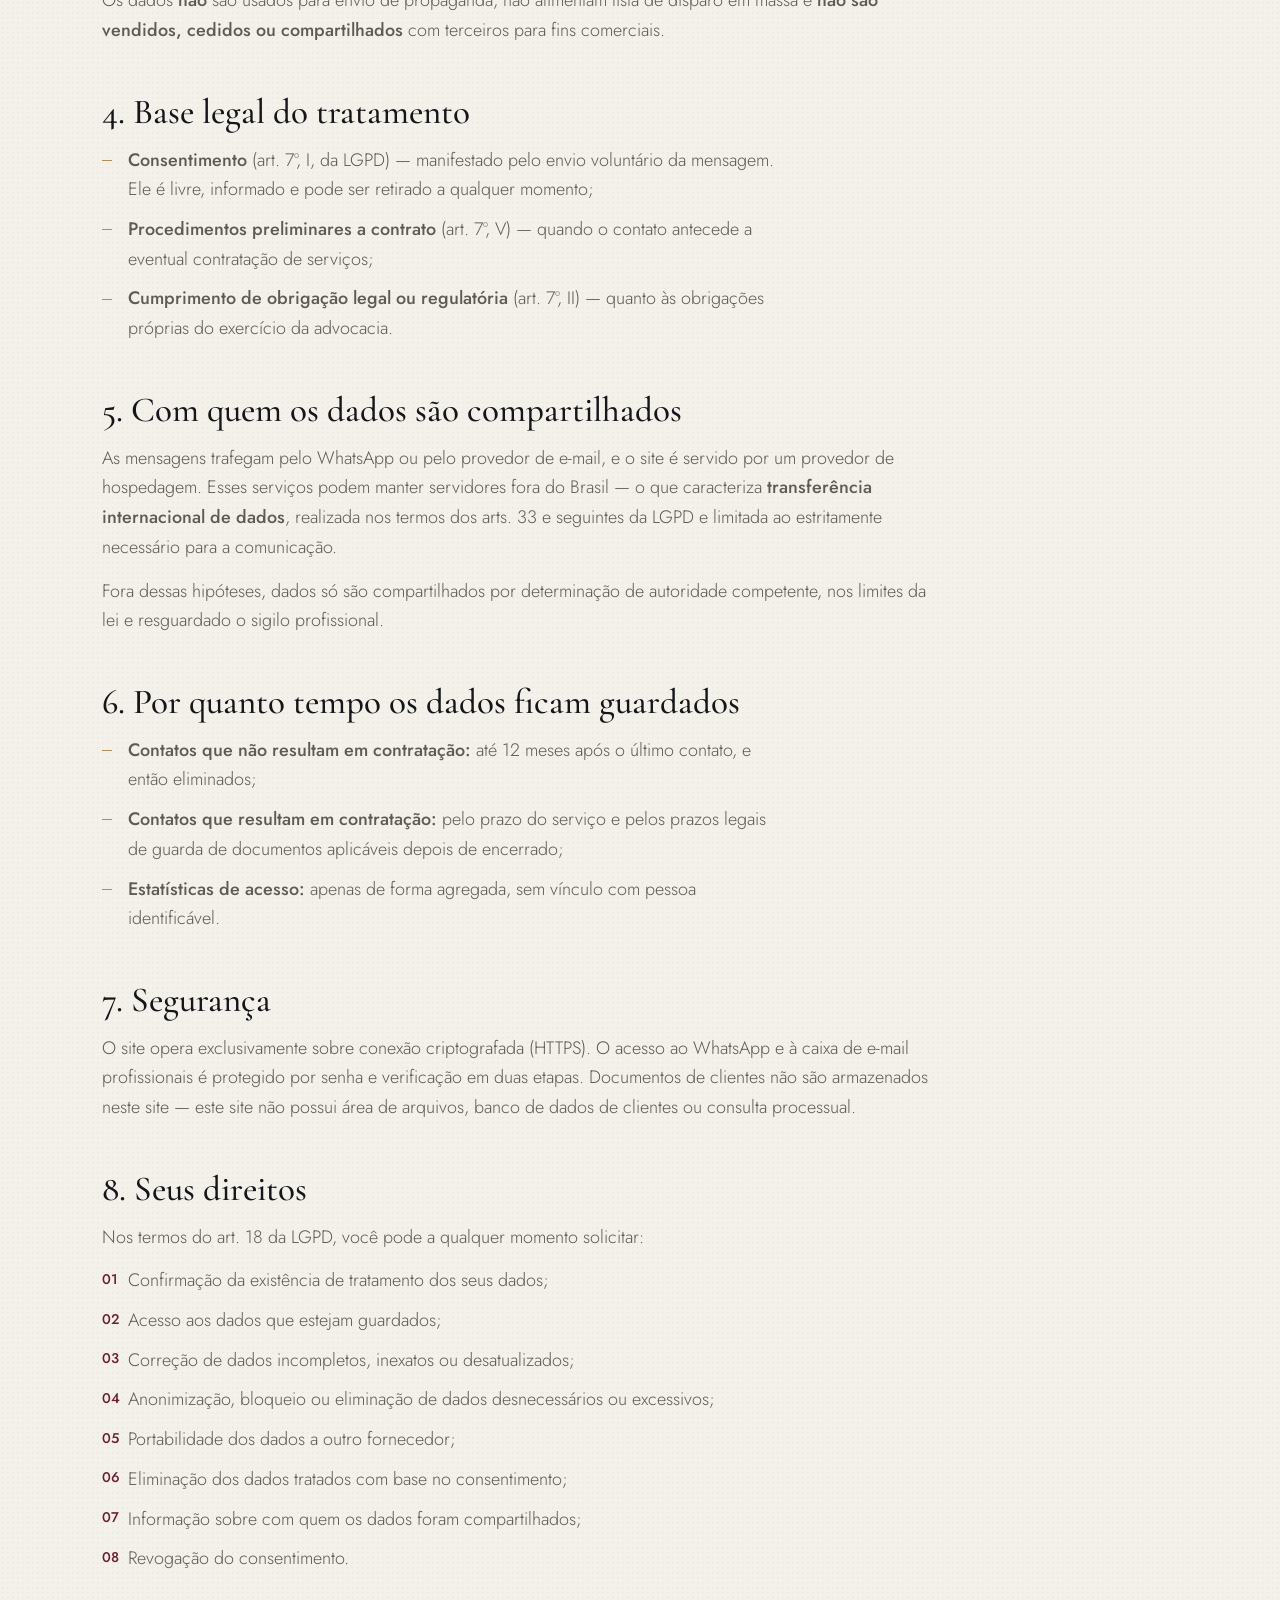
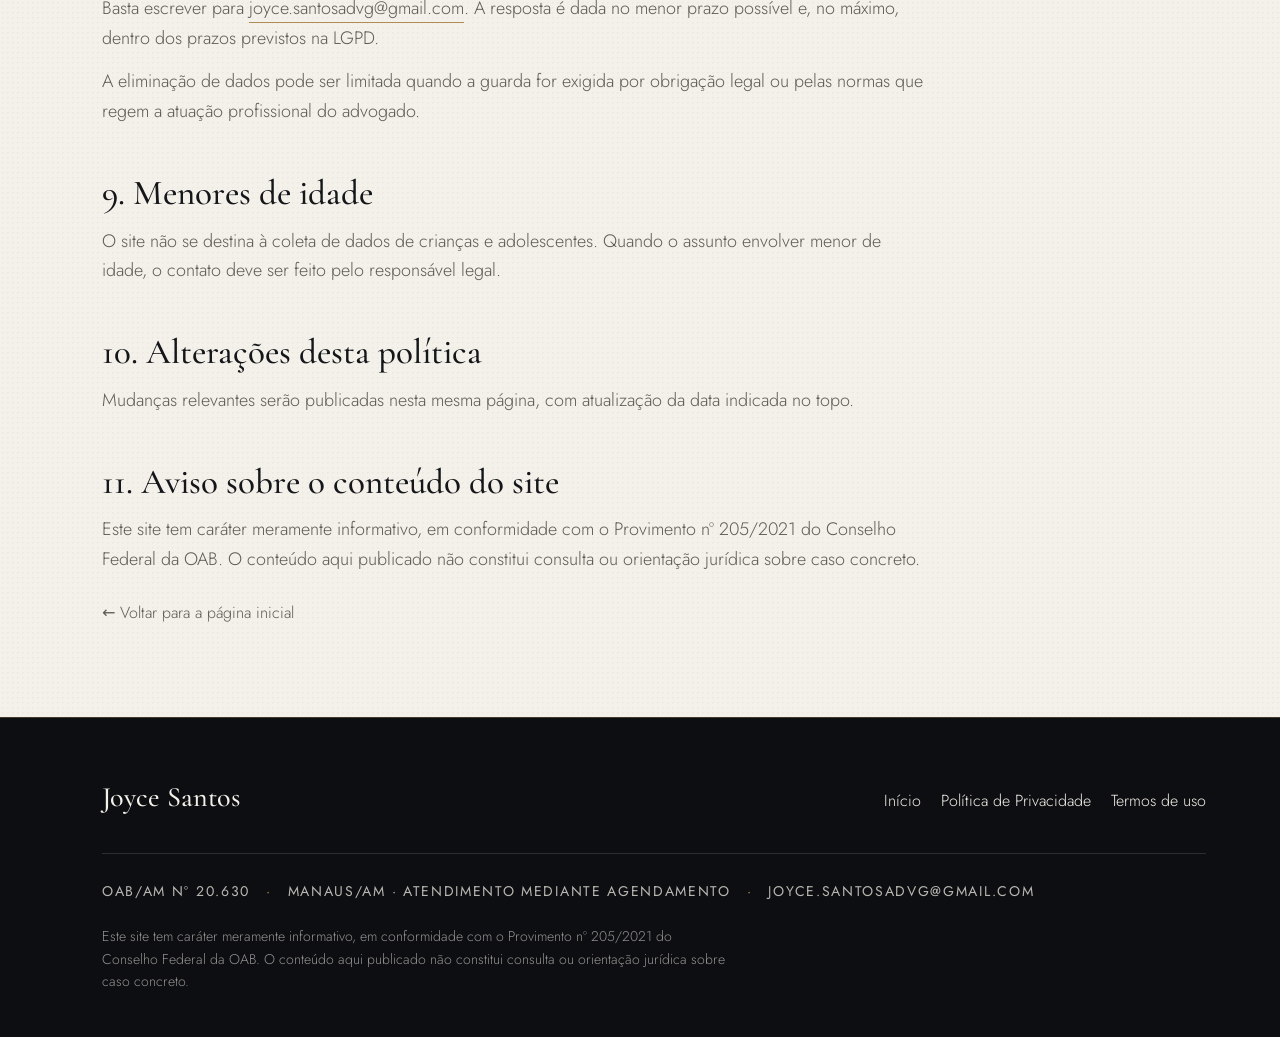
<file: privacidade.html>
<!doctype html>
<html lang="pt-BR" class="no-js">
<head>
<meta charset="utf-8">
<meta name="viewport" content="width=device-width, initial-scale=1">
<title>Política de Privacidade — Joyce Santos, Advogada</title>
<meta name="description" content="Como os dados pessoais informados no site de Joyce Santos, advogada em Manaus/AM, são tratados, com base na Lei nº 13.709/2018 (LGPD).">
<meta name="robots" content="index, follow">
<link rel="canonical" href="https://joycesantos.pages.dev/privacidade">
<meta name="theme-color" content="#14161A">
<link rel="icon" href="/favicon.svg" type="image/svg+xml">
<link rel="apple-touch-icon" href="/img/apple-touch-icon.png">
<link rel="stylesheet" href="css/fonts.css">
<link rel="stylesheet" href="css/styles.css?v=10">
<script>document.documentElement.className = 'js';</script>
</head>

<body>
<a class="pular" href="#conteudo">Pular para o conteúdo</a>
<div class="margem" aria-hidden="true"></div>

<header class="cabecalho" id="cabecalho">
  <div class="envelope">
    <a class="marca" href="/"><svg class="selo" viewBox="0 0 44 44" aria-hidden="true"><circle cx="22" cy="22" r="20.5" fill="none" stroke="currentColor" stroke-width="1.2"/><circle cx="22" cy="22" r="17" fill="none" stroke="currentColor" stroke-width="0.5"/><text x="22" y="28" text-anchor="middle" font-family="'Cormorant Garamond', Garamond, serif" font-size="19" font-weight="600" fill="currentColor">JS</text></svg>Joyce Santos</a>
    <button class="menu-botao" type="button" aria-expanded="false" aria-controls="menu">
      <span class="menu-icone" aria-hidden="true"></span>
      <span class="menu-texto">Menu</span>
    </button>
    <nav class="navegacao" id="menu" aria-label="Navegação principal">
      <a class="nav-link" href="/#areas">Áreas</a>
      <a class="nav-link" href="/#sobre">Sobre</a>
      <a class="nav-link" href="/#atendimento">Atendimento</a>
      <a class="nav-link" href="/#duvidas">Dúvidas</a>
      <a class="btn btn--primario" href="https://wa.me/5592991989111?text=Ol%C3%A1%2C%20gostaria%20de%20tirar%20uma%20d%C3%BAvida%20jur%C3%ADdica." rel="noopener" target="_blank">
        <svg viewBox="0 0 24 24" fill="currentColor" aria-hidden="true"><path d="M12.04 2C6.58 2 2.13 6.45 2.13 11.91c0 1.75.46 3.45 1.32 4.95L2 22l5.25-1.38a9.9 9.9 0 0 0 4.79 1.22h.01c5.46 0 9.91-4.45 9.91-9.91S17.5 2 12.04 2Zm0 18.15h-.01a8.2 8.2 0 0 1-4.19-1.15l-.3-.18-3.12.82.83-3.04-.2-.31a8.19 8.19 0 0 1-1.26-4.38c0-4.54 3.7-8.23 8.25-8.23 2.2 0 4.27.86 5.83 2.42a8.18 8.18 0 0 1 2.41 5.82c0 4.54-3.7 8.23-8.24 8.23Zm4.52-6.16c-.25-.13-1.47-.72-1.69-.8-.23-.09-.39-.13-.56.12-.16.25-.64.8-.78.97-.15.16-.29.19-.53.06-.25-.12-1.05-.38-1.99-1.23-.74-.65-1.24-1.46-1.38-1.71-.15-.25-.02-.38.11-.5.11-.11.25-.29.37-.44.13-.15.17-.25.25-.42.09-.16.04-.31-.02-.44-.06-.12-.56-1.35-.76-1.84-.2-.48-.4-.42-.56-.43h-.47c-.16 0-.43.06-.65.31-.22.25-.85.83-.85 2.03s.87 2.35.99 2.51c.13.16 1.72 2.62 4.16 3.67.58.25 1.03.4 1.39.51.58.19 1.11.16 1.53.1.47-.07 1.47-.6 1.67-1.18.21-.58.21-1.07.15-1.18-.06-.11-.23-.17-.47-.29Z"/></svg>
        WhatsApp
      </a>
    </nav>
  </div>
</header>

<main id="conteudo" class="prosa">
  <div class="envelope">
    <p class="rotulo atualizado">Atualizada em 18 de agosto de 2026</p>
    <h1>Política de Privacidade</h1>
    <p class="intro">Este documento explica quais dados pessoais são coletados neste site, por que são coletados, por quanto tempo ficam guardados e o que você pode exigir a respeito deles.</p>

    <h2>1. Quem é a controladora dos dados</h2>
    <p><strong>Joyce Santos</strong>, advogada inscrita na OAB/AM sob o nº 20.630, com atuação em Manaus/AM e atendimento mediante agendamento.</p>
    <p>Contato para assuntos de proteção de dados: <a class="link" href="mailto:joyce.santosadvg@gmail.com">joyce.santosadvg@gmail.com</a>.</p>

    <h2>2. Quais dados são coletados</h2>
    <h3>2.1 Formulário de contato</h3>
    <p>O formulário deste site <strong>não envia nem armazena dados</strong>. Ele apenas monta uma mensagem com o nome, o assunto e o melhor horário que você escolher, e abre o WhatsApp para que você mesmo decida enviá-la. Nada é gravado neste site.</p>
    <p>O formulário <strong>não possui campo para descrição do caso</strong>. Isso é intencional: casos criminais, previdenciários e de família envolvem informações sensíveis — fatos sob investigação, saúde, filiação, situação financeira — que não devem trafegar por formulário público. Esses detalhes são tratados em conversa reservada, protegida pelo sigilo profissional do advogado.</p>
    <p>Se, ainda assim, você inserir informações sensíveis em algum campo, elas serão tratadas com a mesma confidencialidade e eliminadas assim que deixarem de ser necessárias.</p>

    <h3>2.2 Dados de navegação</h3>
    <p>O site utiliza uma ferramenta de estatísticas de acesso sem cookies e sem identificação individual do visitante. São registrados apenas dados agregados — páginas visitadas, origem do acesso e tipo de dispositivo. Não há perfilamento, nem rastreamento entre sites, nem publicidade comportamental.</p>
    <p>Nenhum cookie de rastreamento é gravado no seu navegador por este site.</p>

    <h3>2.3 Contato por WhatsApp e e-mail</h3>
    <p>Ao enviar uma mensagem, a advogada passa a ter acesso ao seu nome, ao seu número de telefone ou e-mail e ao conteúdo que você escrever. Ao clicar no botão de WhatsApp, você é levado ao aplicativo, cujo tratamento de dados é regido pela política de privacidade da própria plataforma. As mensagens trocadas ficam sujeitas ao sigilo profissional.</p>

    <h2>3. Para que os dados são usados</h2>
    <ul>
      <li>Retornar o contato solicitado e agendar o atendimento;</li>
      <li>Verificar previamente a existência de conflito de interesses antes de assumir um caso;</li>
      <li>Cumprir obrigações legais e regulamentares aplicáveis à advocacia.</li>
    </ul>
    <p>Os dados <strong>não</strong> são usados para envio de propaganda, não alimentam lista de disparo em massa e <strong>não são vendidos, cedidos ou compartilhados</strong> com terceiros para fins comerciais.</p>

    <h2>4. Base legal do tratamento</h2>
    <ul>
      <li><strong>Consentimento</strong> (art. 7º, I, da LGPD) — manifestado pelo envio voluntário da mensagem. Ele é livre, informado e pode ser retirado a qualquer momento;</li>
      <li><strong>Procedimentos preliminares a contrato</strong> (art. 7º, V) — quando o contato antecede a eventual contratação de serviços;</li>
      <li><strong>Cumprimento de obrigação legal ou regulatória</strong> (art. 7º, II) — quanto às obrigações próprias do exercício da advocacia.</li>
    </ul>

    <h2>5. Com quem os dados são compartilhados</h2>
    <p>As mensagens trafegam pelo WhatsApp ou pelo provedor de e-mail, e o site é servido por um provedor de hospedagem. Esses serviços podem manter servidores fora do Brasil — o que caracteriza <strong>transferência internacional de dados</strong>, realizada nos termos dos arts. 33 e seguintes da LGPD e limitada ao estritamente necessário para a comunicação.</p>
    <p>Fora dessas hipóteses, dados só são compartilhados por determinação de autoridade competente, nos limites da lei e resguardado o sigilo profissional.</p>

    <h2>6. Por quanto tempo os dados ficam guardados</h2>
    <ul>
      <li><strong>Contatos que não resultam em contratação:</strong> até 12 meses após o último contato, e então eliminados;</li>
      <li><strong>Contatos que resultam em contratação:</strong> pelo prazo do serviço e pelos prazos legais de guarda de documentos aplicáveis depois de encerrado;</li>
      <li><strong>Estatísticas de acesso:</strong> apenas de forma agregada, sem vínculo com pessoa identificável.</li>
    </ul>

    <h2>7. Segurança</h2>
    <p>O site opera exclusivamente sobre conexão criptografada (HTTPS). O acesso ao WhatsApp e à caixa de e-mail profissionais é protegido por senha e verificação em duas etapas. Documentos de clientes não são armazenados neste site — este site não possui área de arquivos, banco de dados de clientes ou consulta processual.</p>

    <h2>8. Seus direitos</h2>
    <p>Nos termos do art. 18 da LGPD, você pode a qualquer momento solicitar:</p>
    <ol>
      <li>Confirmação da existência de tratamento dos seus dados;</li>
      <li>Acesso aos dados que estejam guardados;</li>
      <li>Correção de dados incompletos, inexatos ou desatualizados;</li>
      <li>Anonimização, bloqueio ou eliminação de dados desnecessários ou excessivos;</li>
      <li>Portabilidade dos dados a outro fornecedor;</li>
      <li>Eliminação dos dados tratados com base no consentimento;</li>
      <li>Informação sobre com quem os dados foram compartilhados;</li>
      <li>Revogação do consentimento.</li>
    </ol>
    <p>Basta escrever para <a class="link" href="mailto:joyce.santosadvg@gmail.com">joyce.santosadvg@gmail.com</a>. A resposta é dada no menor prazo possível e, no máximo, dentro dos prazos previstos na LGPD.</p>
    <p>A eliminação de dados pode ser limitada quando a guarda for exigida por obrigação legal ou pelas normas que regem a atuação profissional do advogado.</p>

    <h2>9. Menores de idade</h2>
    <p>O site não se destina à coleta de dados de crianças e adolescentes. Quando o assunto envolver menor de idade, o contato deve ser feito pelo responsável legal.</p>

    <h2>10. Alterações desta política</h2>
    <p>Mudanças relevantes serão publicadas nesta mesma página, com atualização da data indicada no topo.</p>

    <h2>11. Aviso sobre o conteúdo do site</h2>
    <p>Este site tem caráter meramente informativo, em conformidade com o Provimento nº 205/2021 do Conselho Federal da OAB. O conteúdo aqui publicado não constitui consulta ou orientação jurídica sobre caso concreto.</p>

    <p class="voltar-linha"><a class="voltar" href="/">&larr; Voltar para a página inicial</a></p>
  </div>
</main>

<footer class="rodape">
  <div class="envelope">
    <div class="rodape-topo">
      <span class="rodape-nome">Joyce Santos</span>
      <nav class="rodape-links" aria-label="Links do rodapé">
        <a href="/">Início</a>
        <a href="privacidade.html">Política de Privacidade</a>
        <a href="termos.html">Termos de uso</a>
      </nav>
    </div>
    <div class="rodape-dados">
      <span>OAB/AM nº 20.630</span>
      <span>Manaus/AM · atendimento mediante agendamento</span>
      <span>joyce.santosadvg@gmail.com</span>
    </div>
    <p class="rodape-aviso">Este site tem caráter meramente informativo, em conformidade com o Provimento nº 205/2021 do Conselho Federal da OAB. O conteúdo aqui publicado não constitui consulta ou orientação jurídica sobre caso concreto.</p>
  </div>
</footer>

<script src="js/main.js?v=7" defer></script>
</body>
</html>
</file>
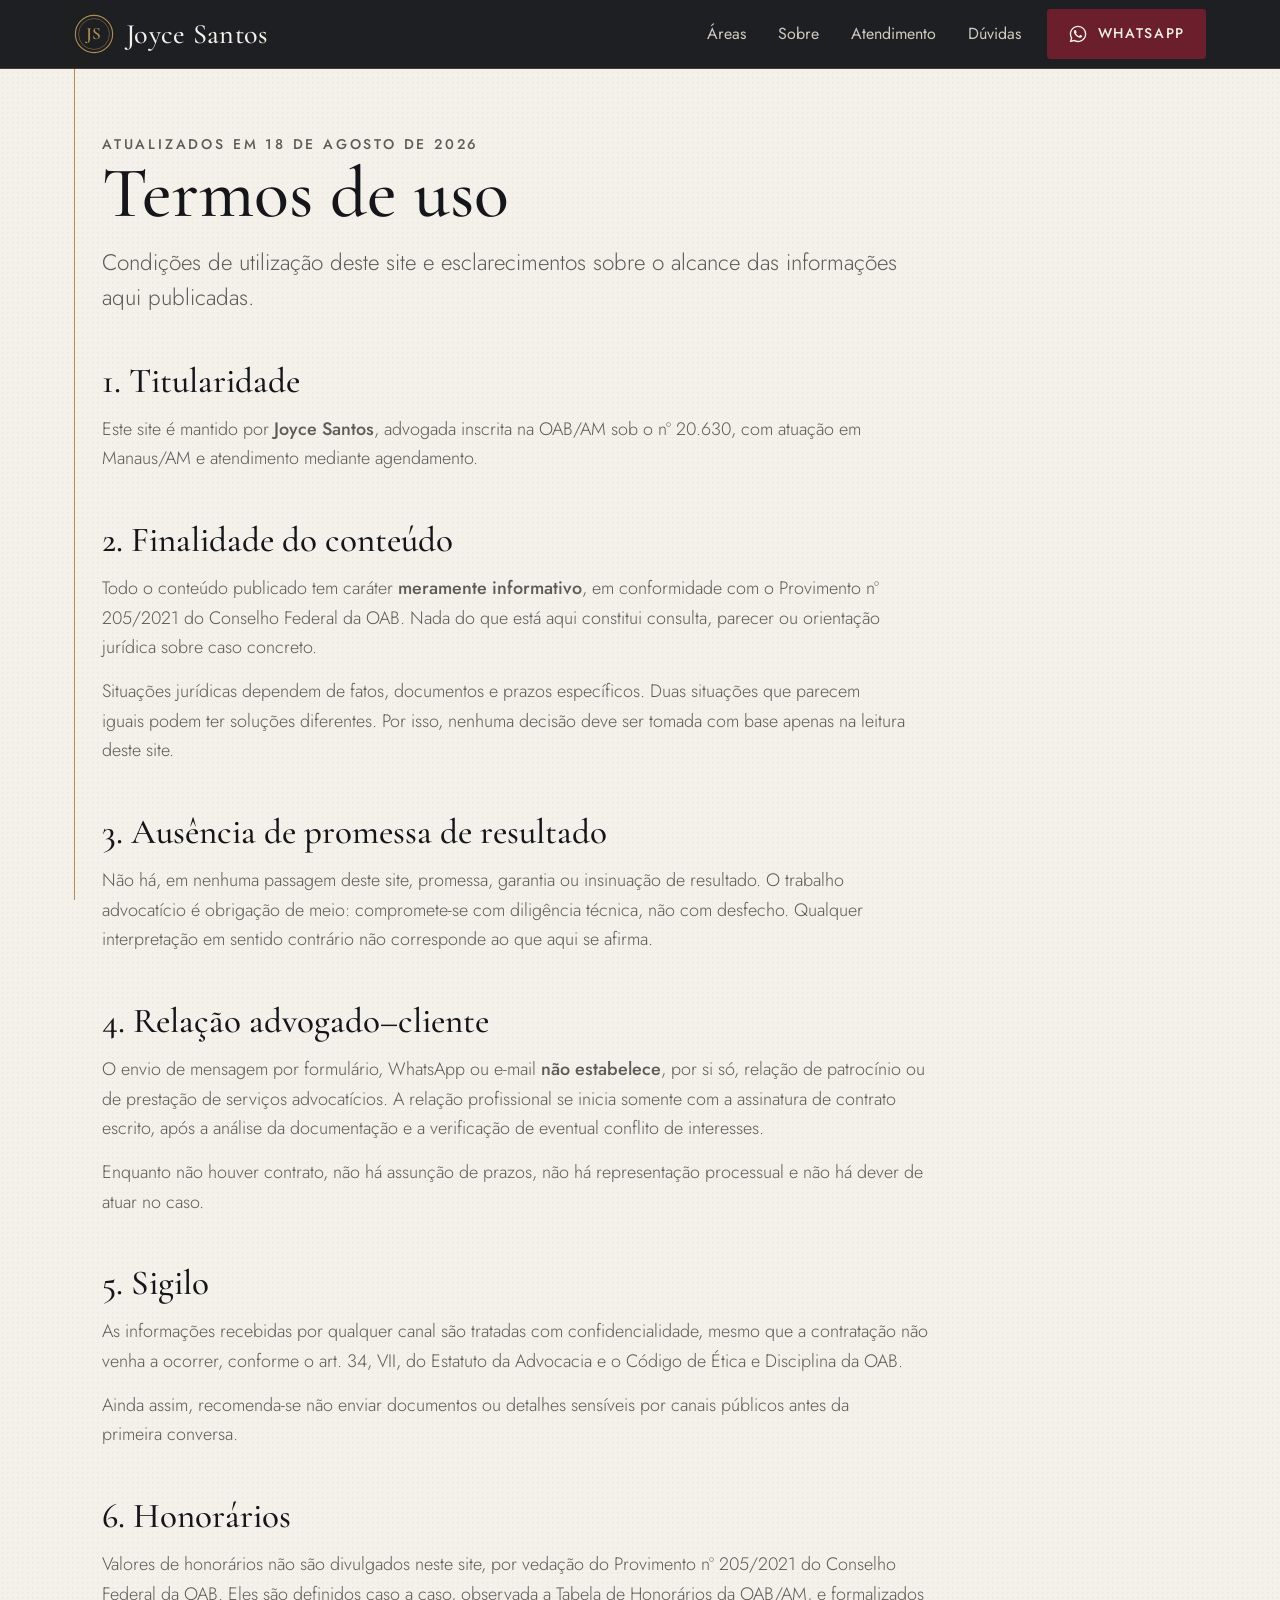
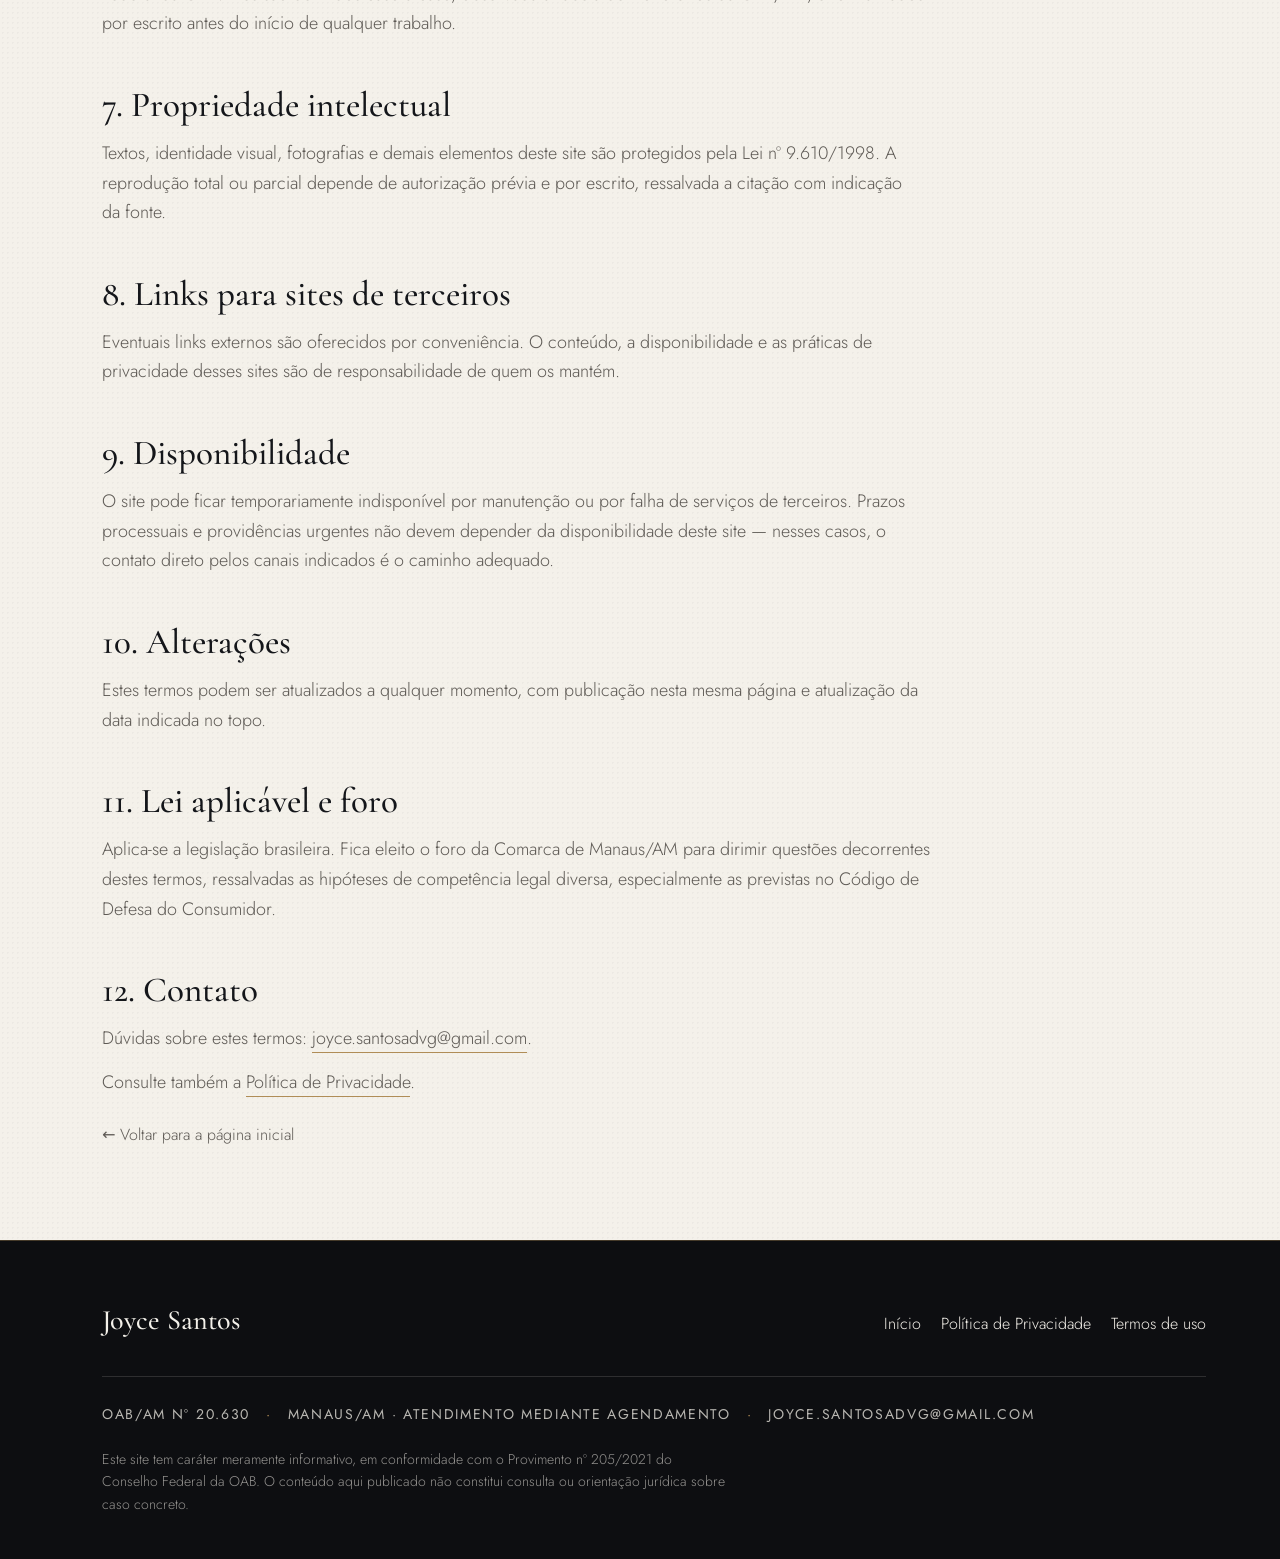
<file: termos.html>
<!doctype html>
<html lang="pt-BR" class="no-js">
<head>
<meta charset="utf-8">
<meta name="viewport" content="width=device-width, initial-scale=1">
<title>Termos de uso — Joyce Santos, Advogada</title>
<meta name="description" content="Termos de uso do site de Joyce Santos, advogada em Manaus/AM, e aviso de conformidade com o Provimento nº 205/2021 do Conselho Federal da OAB.">
<meta name="robots" content="index, follow">
<link rel="canonical" href="https://joycesantos.pages.dev/termos">
<meta name="theme-color" content="#14161A">
<link rel="icon" href="/favicon.svg" type="image/svg+xml">
<link rel="apple-touch-icon" href="/img/apple-touch-icon.png">
<link rel="stylesheet" href="css/fonts.css">
<link rel="stylesheet" href="css/styles.css?v=10">
<script>document.documentElement.className = 'js';</script>
</head>

<body>
<a class="pular" href="#conteudo">Pular para o conteúdo</a>
<div class="margem" aria-hidden="true"></div>

<header class="cabecalho" id="cabecalho">
  <div class="envelope">
    <a class="marca" href="/"><svg class="selo" viewBox="0 0 44 44" aria-hidden="true"><circle cx="22" cy="22" r="20.5" fill="none" stroke="currentColor" stroke-width="1.2"/><circle cx="22" cy="22" r="17" fill="none" stroke="currentColor" stroke-width="0.5"/><text x="22" y="28" text-anchor="middle" font-family="'Cormorant Garamond', Garamond, serif" font-size="19" font-weight="600" fill="currentColor">JS</text></svg>Joyce Santos</a>
    <button class="menu-botao" type="button" aria-expanded="false" aria-controls="menu">
      <span class="menu-icone" aria-hidden="true"></span>
      <span class="menu-texto">Menu</span>
    </button>
    <nav class="navegacao" id="menu" aria-label="Navegação principal">
      <a class="nav-link" href="/#areas">Áreas</a>
      <a class="nav-link" href="/#sobre">Sobre</a>
      <a class="nav-link" href="/#atendimento">Atendimento</a>
      <a class="nav-link" href="/#duvidas">Dúvidas</a>
      <a class="btn btn--primario" href="https://wa.me/5592991989111?text=Ol%C3%A1%2C%20gostaria%20de%20tirar%20uma%20d%C3%BAvida%20jur%C3%ADdica." rel="noopener" target="_blank">
        <svg viewBox="0 0 24 24" fill="currentColor" aria-hidden="true"><path d="M12.04 2C6.58 2 2.13 6.45 2.13 11.91c0 1.75.46 3.45 1.32 4.95L2 22l5.25-1.38a9.9 9.9 0 0 0 4.79 1.22h.01c5.46 0 9.91-4.45 9.91-9.91S17.5 2 12.04 2Zm0 18.15h-.01a8.2 8.2 0 0 1-4.19-1.15l-.3-.18-3.12.82.83-3.04-.2-.31a8.19 8.19 0 0 1-1.26-4.38c0-4.54 3.7-8.23 8.25-8.23 2.2 0 4.27.86 5.83 2.42a8.18 8.18 0 0 1 2.41 5.82c0 4.54-3.7 8.23-8.24 8.23Zm4.52-6.16c-.25-.13-1.47-.72-1.69-.8-.23-.09-.39-.13-.56.12-.16.25-.64.8-.78.97-.15.16-.29.19-.53.06-.25-.12-1.05-.38-1.99-1.23-.74-.65-1.24-1.46-1.38-1.71-.15-.25-.02-.38.11-.5.11-.11.25-.29.37-.44.13-.15.17-.25.25-.42.09-.16.04-.31-.02-.44-.06-.12-.56-1.35-.76-1.84-.2-.48-.4-.42-.56-.43h-.47c-.16 0-.43.06-.65.31-.22.25-.85.83-.85 2.03s.87 2.35.99 2.51c.13.16 1.72 2.62 4.16 3.67.58.25 1.03.4 1.39.51.58.19 1.11.16 1.53.1.47-.07 1.47-.6 1.67-1.18.21-.58.21-1.07.15-1.18-.06-.11-.23-.17-.47-.29Z"/></svg>
        WhatsApp
      </a>
    </nav>
  </div>
</header>

<main id="conteudo" class="prosa">
  <div class="envelope">
    <p class="rotulo atualizado">Atualizados em 18 de agosto de 2026</p>
    <h1>Termos de uso</h1>
    <p class="intro">Condições de utilização deste site e esclarecimentos sobre o alcance das informações aqui publicadas.</p>

    <h2>1. Titularidade</h2>
    <p>Este site é mantido por <strong>Joyce Santos</strong>, advogada inscrita na OAB/AM sob o nº 20.630, com atuação em Manaus/AM e atendimento mediante agendamento.</p>

    <h2>2. Finalidade do conteúdo</h2>
    <p>Todo o conteúdo publicado tem caráter <strong>meramente informativo</strong>, em conformidade com o Provimento nº 205/2021 do Conselho Federal da OAB. Nada do que está aqui constitui consulta, parecer ou orientação jurídica sobre caso concreto.</p>
    <p>Situações jurídicas dependem de fatos, documentos e prazos específicos. Duas situações que parecem iguais podem ter soluções diferentes. Por isso, nenhuma decisão deve ser tomada com base apenas na leitura deste site.</p>

    <h2>3. Ausência de promessa de resultado</h2>
    <p>Não há, em nenhuma passagem deste site, promessa, garantia ou insinuação de resultado. O trabalho advocatício é obrigação de meio: compromete-se com diligência técnica, não com desfecho. Qualquer interpretação em sentido contrário não corresponde ao que aqui se afirma.</p>

    <h2>4. Relação advogado–cliente</h2>
    <p>O envio de mensagem por formulário, WhatsApp ou e-mail <strong>não estabelece</strong>, por si só, relação de patrocínio ou de prestação de serviços advocatícios. A relação profissional se inicia somente com a assinatura de contrato escrito, após a análise da documentação e a verificação de eventual conflito de interesses.</p>
    <p>Enquanto não houver contrato, não há assunção de prazos, não há representação processual e não há dever de atuar no caso.</p>

    <h2>5. Sigilo</h2>
    <p>As informações recebidas por qualquer canal são tratadas com confidencialidade, mesmo que a contratação não venha a ocorrer, conforme o art. 34, VII, do Estatuto da Advocacia e o Código de Ética e Disciplina da OAB.</p>
    <p>Ainda assim, recomenda-se não enviar documentos ou detalhes sensíveis por canais públicos antes da primeira conversa.</p>

    <h2>6. Honorários</h2>
    <p>Valores de honorários não são divulgados neste site, por vedação do Provimento nº 205/2021 do Conselho Federal da OAB. Eles são definidos caso a caso, observada a Tabela de Honorários da OAB/AM, e formalizados por escrito antes do início de qualquer trabalho.</p>

    <h2>7. Propriedade intelectual</h2>
    <p>Textos, identidade visual, fotografias e demais elementos deste site são protegidos pela Lei nº 9.610/1998. A reprodução total ou parcial depende de autorização prévia e por escrito, ressalvada a citação com indicação da fonte.</p>

    <h2>8. Links para sites de terceiros</h2>
    <p>Eventuais links externos são oferecidos por conveniência. O conteúdo, a disponibilidade e as práticas de privacidade desses sites são de responsabilidade de quem os mantém.</p>

    <h2>9. Disponibilidade</h2>
    <p>O site pode ficar temporariamente indisponível por manutenção ou por falha de serviços de terceiros. Prazos processuais e providências urgentes não devem depender da disponibilidade deste site — nesses casos, o contato direto pelos canais indicados é o caminho adequado.</p>

    <h2>10. Alterações</h2>
    <p>Estes termos podem ser atualizados a qualquer momento, com publicação nesta mesma página e atualização da data indicada no topo.</p>

    <h2>11. Lei aplicável e foro</h2>
    <p>Aplica-se a legislação brasileira. Fica eleito o foro da Comarca de Manaus/AM para dirimir questões decorrentes destes termos, ressalvadas as hipóteses de competência legal diversa, especialmente as previstas no Código de Defesa do Consumidor.</p>

    <h2>12. Contato</h2>
    <p>Dúvidas sobre estes termos: <a class="link" href="mailto:joyce.santosadvg@gmail.com">joyce.santosadvg@gmail.com</a>.</p>
    <p>Consulte também a <a class="link" href="privacidade.html">Política de Privacidade</a>.</p>

    <p class="voltar-linha"><a class="voltar" href="/">&larr; Voltar para a página inicial</a></p>
  </div>
</main>

<footer class="rodape">
  <div class="envelope">
    <div class="rodape-topo">
      <span class="rodape-nome">Joyce Santos</span>
      <nav class="rodape-links" aria-label="Links do rodapé">
        <a href="/">Início</a>
        <a href="privacidade.html">Política de Privacidade</a>
        <a href="termos.html">Termos de uso</a>
      </nav>
    </div>
    <div class="rodape-dados">
      <span>OAB/AM nº 20.630</span>
      <span>Manaus/AM · atendimento mediante agendamento</span>
      <span>joyce.santosadvg@gmail.com</span>
    </div>
    <p class="rodape-aviso">Este site tem caráter meramente informativo, em conformidade com o Provimento nº 205/2021 do Conselho Federal da OAB. O conteúdo aqui publicado não constitui consulta ou orientação jurídica sobre caso concreto.</p>
  </div>
</footer>

<script src="js/main.js?v=7" defer></script>
</body>
</html>
</file>
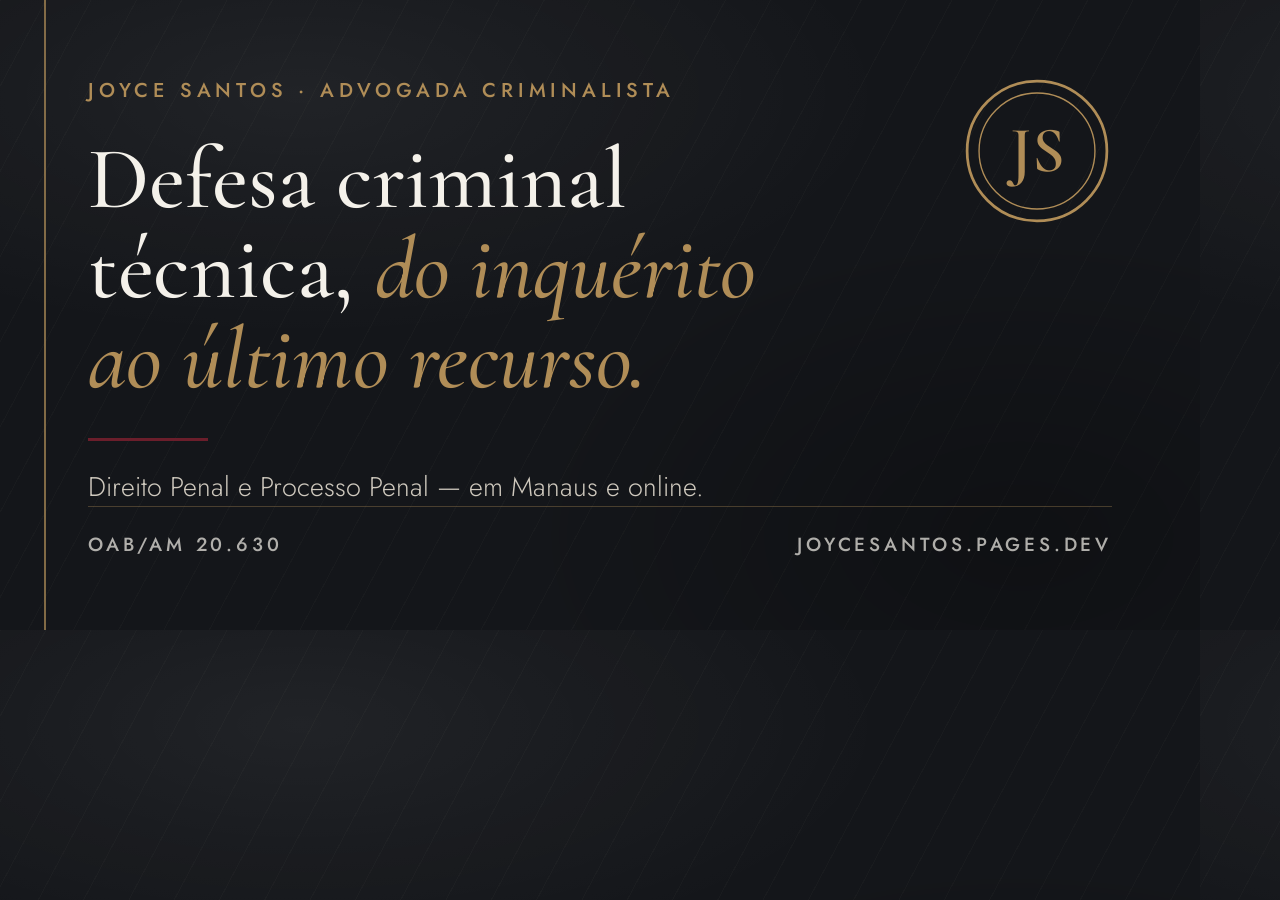
<file: scripts/og.html>
<!doctype html>
<!-- Fonte da imagem de compartilhamento (Open Graph). Editar aqui e rodar
     scripts/gerar-imagens.sh para regerar img/og-joyce-santos.png (1200x630). -->
<html lang="pt-BR">
<head>
<meta charset="utf-8">
<link rel="stylesheet" href="../css/fonts.css">
<style>
  * { box-sizing: border-box; margin: 0; }
  html, body { width: 1200px; height: 630px; overflow: hidden; }
  body {
    background-color: #14161A;
    background-image: radial-gradient(ellipse 70% 55% at 25% 15%, rgba(255,255,255,0.055), transparent 70%), radial-gradient(ellipse 60% 70% at 85% 85%, rgba(0,0,0,0.25), transparent 70%), repeating-linear-gradient(118deg, rgba(255,255,255,0.02) 0 1px, transparent 1px 40px);
    color: #F4F1EA;
    font-family: 'Jost', system-ui, sans-serif;
    font-weight: 300;
    padding: 76px 88px;
    display: flex;
    flex-direction: column;
    justify-content: space-between;
    position: relative;
  }
  .barra { position: absolute; inset-block: 0; left: 44px; width: 2px; background: #B08D57; opacity: 0.7; }
  .selo { position: absolute; right: 88px; top: 76px; width: 150px; height: 150px; color: #B08D57; }
  .rotulo {
    font-family: 'Jost', sans-serif; font-weight: 500;
    font-size: 20px; letter-spacing: 0.24em; text-transform: uppercase;
    color: #B08D57;
  }
  h1 {
    font-family: 'Cormorant Garamond', Garamond, serif;
    font-weight: 500;
    font-size: 88px;
    line-height: 1.02;
    letter-spacing: 0;
    max-width: 16ch;
    margin-top: 30px;
  }
  .filete { width: 120px; height: 3px; background: #6B1E2B; margin: 34px 0 26px; }
  p { font-size: 27px; color: #CFC9BE; max-width: 44ch; line-height: 1.45; }
  footer {
    display: flex; justify-content: space-between; align-items: baseline;
    font-family: 'Jost', sans-serif; font-weight: 500; font-size: 19px; letter-spacing: 0.2em; text-transform: uppercase;
    color: rgba(244,241,234,0.7);
    border-top: 1px solid rgba(176,141,87,0.35); padding-top: 24px;
  }
</style>
</head>
<body>
  <div class="barra"></div>
  <svg class="selo" viewBox="0 0 44 44" aria-hidden="true"><circle cx="22" cy="22" r="20.5" fill="none" stroke="currentColor" stroke-width="0.8"/><circle cx="22" cy="22" r="17" fill="none" stroke="currentColor" stroke-width="0.4"/><text x="22" y="28" text-anchor="middle" font-family="Cormorant Garamond, serif" font-size="19" font-weight="600" fill="currentColor">JS</text></svg>
  <div>
    <div class="rotulo">Joyce Santos · Advogada criminalista</div>
    <h1>Defesa criminal técnica, <em style="font-weight:500;color:#B08D57">do inquérito ao último recurso.</em></h1>
    <div class="filete"></div>
    <p>Direito Penal e Processo Penal — em Manaus e online.</p>
  </div>
  <footer>
    <span>OAB/AM 20.630</span>
    <span>joycesantos.pages.dev</span>
  </footer>
</body>
</html>
</file>
<file: css/fonts.css>
/* Gerado por scripts/fetch-fonts.sh - nao editar a mao. */

@font-face {
  font-family: 'Cormorant Garamond';
  font-style: italic;
  font-weight: 400 600;
  font-display: swap;
  src: url('../fonts/cormorant-garamond-latin-ext-400-600-italic.woff2') format('woff2');
  unicode-range: U+0100-02BA, U+02BD-02C5, U+02C7-02CC, U+02CE-02D7, U+02DD-02FF, U+0304, U+0308, U+0329, U+1D00-1DBF, U+1E00-1E9F, U+1EF2-1EFF, U+2020, U+20A0-20AB, U+20AD-20C4, U+2113, U+2C60-2C7F, U+A720-A7FF;
}

@font-face {
  font-family: 'Cormorant Garamond';
  font-style: italic;
  font-weight: 400 600;
  font-display: swap;
  src: url('../fonts/cormorant-garamond-latin-400-600-italic.woff2') format('woff2');
  unicode-range: U+0000-00FF, U+0131, U+0152-0153, U+02BB-02BC, U+02C6, U+02DA, U+02DC, U+0304, U+0308, U+0329, U+2000-206F, U+20AC, U+2122, U+2191, U+2193, U+2212, U+2215, U+FEFF, U+FFFD;
}

@font-face {
  font-family: 'Cormorant Garamond';
  font-style: normal;
  font-weight: 400 600;
  font-display: swap;
  src: url('../fonts/cormorant-garamond-latin-ext-400-600.woff2') format('woff2');
  unicode-range: U+0100-02BA, U+02BD-02C5, U+02C7-02CC, U+02CE-02D7, U+02DD-02FF, U+0304, U+0308, U+0329, U+1D00-1DBF, U+1E00-1E9F, U+1EF2-1EFF, U+2020, U+20A0-20AB, U+20AD-20C4, U+2113, U+2C60-2C7F, U+A720-A7FF;
}

@font-face {
  font-family: 'Cormorant Garamond';
  font-style: normal;
  font-weight: 400 600;
  font-display: swap;
  src: url('../fonts/cormorant-garamond-latin-400-600.woff2') format('woff2');
  unicode-range: U+0000-00FF, U+0131, U+0152-0153, U+02BB-02BC, U+02C6, U+02DA, U+02DC, U+0304, U+0308, U+0329, U+2000-206F, U+20AC, U+2122, U+2191, U+2193, U+2212, U+2215, U+FEFF, U+FFFD;
}

@font-face {
  font-family: 'Jost';
  font-style: normal;
  font-weight: 300 500;
  font-display: swap;
  src: url('../fonts/jost-latin-ext-300-500.woff2') format('woff2');
  unicode-range: U+0100-02BA, U+02BD-02C5, U+02C7-02CC, U+02CE-02D7, U+02DD-02FF, U+0304, U+0308, U+0329, U+1D00-1DBF, U+1E00-1E9F, U+1EF2-1EFF, U+2020, U+20A0-20AB, U+20AD-20C4, U+2113, U+2C60-2C7F, U+A720-A7FF;
}

@font-face {
  font-family: 'Jost';
  font-style: normal;
  font-weight: 300 500;
  font-display: swap;
  src: url('../fonts/jost-latin-300-500.woff2') format('woff2');
  unicode-range: U+0000-00FF, U+0131, U+0152-0153, U+02BB-02BC, U+02C6, U+02DA, U+02DC, U+0304, U+0308, U+0329, U+2000-206F, U+20AC, U+2122, U+2191, U+2193, U+2212, U+2215, U+FEFF, U+FFFD;
}
</file>
<file: css/styles.css>
/* ==========================================================================
   Joyce Santos, Advogada Criminalista — folha de estilo unica
   Identidade 2026: Grafite + Bordo + Dourado + Marfim + Pedra.
   Faixas escuras em grafite (topo, contato), secoes de leitura em marfim,
   bordo nos botoes/destaques e dourado so em detalhes e linhas.
   Proporcao: 60% grafite ou marfim, 25% texto, 10% bordo, 5% dourado.
   Regra: nunca dourado em texto pequeno sobre marfim.
   Ordem: tokens > reset > tipografia > margem > header > secoes > rodape.
   ========================================================================== */

/* --- 1. Tokens ---------------------------------------------------------- */
:root {
  /* Paleta oficial */
  --grafite: #14161A;  /* principal / fundos escuros */
  --bordo:   #6B1E2B;  /* destaque / botoes / titulos de area — 10:1 sobre marfim */
  --bordo-2: #82293A;  /* hover do bordo */
  --dourado: #B08D57;  /* detalhes e linhas — 6:1 sobre grafite; nunca texto pequeno sobre marfim */
  --papel:   #F4F1EA;  /* marfim: fundo claro */
  --pedra:   #5E5A55;  /* textos secundarios — 6,2:1 sobre marfim */

  /* Derivados */
  --tinta:  var(--grafite);  /* texto principal sobre claro */
  --noite:  #0D0E11;         /* rodape, um tom abaixo do grafite */
  --latao:  var(--dourado);  /* filetes sobre claro */
  --ouro:   var(--dourado);  /* destaques sobre grafite */
  --ouro-texto: var(--bordo);/* rotulos pequenos sobre marfim */
  --carvao: var(--pedra);
  --nevoa:  #D6D0C4;         /* divisorias sobre marfim */
  --papel-2: #EBE6DB;        /* faixa discreta sobre marfim */

  /* Texto sobre grafite */
  --sobre-escuro: #CFC9BE;
  --erro: #F4C2AC;
  --papel-fraco: rgba(244, 241, 234, 0.72);

  /* Texturas (so gradientes: nada de imagem externa) */
  --veludo:
    radial-gradient(ellipse 70% 55% at 25% 15%, rgba(255,255,255,0.055), transparent 70%),
    radial-gradient(ellipse 60% 70% at 85% 85%, rgba(0,0,0,0.25), transparent 70%),
    repeating-linear-gradient(118deg, rgba(255,255,255,0.02) 0 1px, transparent 1px 40px),
    repeating-linear-gradient(32deg, rgba(0,0,0,0.06) 0 1px, transparent 1px 74px);
  --grao: radial-gradient(rgba(20,22,26,0.03) 1px, transparent 1px);

  /* Tipografia — base 18px, razao 1.25 */
  --fs-xs:   0.78rem;
  --fs-sm:   0.89rem;
  --fs-base: 1rem;
  --fs-lg:   1.25rem;
  --fs-xl:   1.56rem;
  --fs-2xl:  1.95rem;
  --fs-3xl:  2.44rem;
  --fs-4xl:  3.05rem;

  /* Titulos: Cormorant Garamond 500 (italico para a enfase).
     Textos: Jost 300 corrido, 400 legendas, 500 rotulos em caixa alta. */
  --display: 'Cormorant Garamond', Garamond, 'Times New Roman', serif;
  --corpo:   'Jost', system-ui, -apple-system, 'Segoe UI', sans-serif;
  --rotulo-espaco: 0.2em;

  /* Ritmo */
  --medida: 68ch;          /* medida de linha maxima */
  --gutter: 24px;
  --largura: 1180px;
  --secao-y: 88px;
  --raio: 3px;             /* cantos quase retos: papel, nao cartao de app */
  --toque: 48px;           /* alvo de toque minimo */
}

/* --- 2. Reset ----------------------------------------------------------- */
*, *::before, *::after { box-sizing: border-box; }
html { -webkit-text-size-adjust: 100%; scroll-behavior: smooth; }
body, h1, h2, h3, h4, p, ul, ol, li, figure, blockquote, dl, dd { margin: 0; padding: 0; }
ul, ol { list-style: none; }
img, svg { display: block; max-width: 100%; }
img { height: auto; }
button, input, select, textarea { font: inherit; color: inherit; }

html { font-size: 18px; }               /* base 18px: publico previdenciario */
body {
  background-color: var(--papel);
  background-image: var(--grao);
  background-size: 5px 5px;
  color: var(--tinta);
  font-family: var(--corpo);
  font-size: var(--fs-base);
  font-weight: 300;
  line-height: 1.65;
  -webkit-font-smoothing: antialiased;
  overflow-x: hidden;
  min-height: 100vh;
  min-height: 100dvh;
  display: flex;
  flex-direction: column;
}
main { flex: 1 0 auto; }

/* --- 3. Tipografia ------------------------------------------------------ */
h1, h2, h3 {
  font-family: var(--display);
  font-weight: 500;
  line-height: 1.08;
  letter-spacing: 0;
  text-wrap: balance;
}
/* Cormorant tem olho pequeno: tamanhos ~15% maiores que um serif comum */
h1 { font-size: clamp(2.5rem, 1.55rem + 4.1vw, 4rem); line-height: 1.04; }
h2 { font-size: clamp(2rem, 1.5rem + 2.1vw, 2.8rem); color: var(--grafite); }
h3 { font-size: var(--fs-xl); color: var(--grafite); }
h1 em, h2 em { font-style: italic; font-weight: 500; }
h2 em { color: var(--bordo); }
strong, b { font-weight: 500; }
p  { max-width: var(--medida); text-wrap: pretty; }

a { color: inherit; }

/* Link de texto: sublinhado em latao que cresce da esquerda (guia 4.5.3) */
.link {
  text-decoration: none;
  background-image: linear-gradient(var(--latao), var(--latao));
  background-repeat: no-repeat;
  background-position: 0 100%;
  background-size: 100% 1px;
  padding-bottom: 2px;
  transition: background-size 200ms ease;
}
.link:hover { background-size: 100% 2px; }

/* Rotulo: Jost Medium em caixa alta com letras espacadas */
.rotulo {
  font-family: var(--corpo);
  font-size: var(--fs-xs);
  font-weight: 500;
  text-transform: uppercase;
  letter-spacing: var(--rotulo-espaco);
  color: var(--ouro-texto);
}

.intro { font-size: var(--fs-lg); color: var(--carvao); line-height: 1.55; }

/* Foco visivel: bordo sobre marfim (dourado nao tem 3:1 ali);
   as faixas escuras trocam para dourado. */
:focus-visible {
  outline: 2px solid var(--bordo);
  outline-offset: 3px;
  border-radius: 2px;
}
:focus:not(:focus-visible) { outline: none; }

.pular {
  position: absolute;
  left: -9999px;
  top: 0;
  z-index: 100;
  background: var(--grafite);
  color: var(--papel);
  padding: 12px 20px;
}
.pular:focus { left: 8px; top: 8px; }

.oculto-visual {
  position: absolute; width: 1px; height: 1px;
  padding: 0; margin: -1px; overflow: hidden;
  clip: rect(0 0 0 0); white-space: nowrap; border: 0;
}

/* --- 4. Grade e margem-assinatura --------------------------------------- */
.envelope {
  width: 100%;
  max-width: var(--largura);
  margin-inline: auto;
  padding-inline: var(--gutter);
}

/* A linha vertical de latao que percorre a pagina (guia 4.4).
   Fica na mesma coluna do traco da marca ("| Joyce Santos") e corre por
   baixo do header (que a cobre). O conteudo se afasta 28px da linha.
   Centralizada pelo proprio layout (e nao por 100vw, que inclui a barra
   de rolagem e desalinhava a linha). Abaixo de 1240px nao ha faixa livre
   para ela: some e o filete de 32px assume (guia 4.4). */
.margem {
  position: fixed;
  inset: 0;
  max-width: var(--largura);
  margin-inline: auto;
  pointer-events: none;
  z-index: 1;
}
.margem::before {
  content: '';
  position: absolute;
  inset-block: 0;
  left: var(--gutter);
  width: 1px;
  background: var(--latao);
}
@media (min-width: 1240px) {
  main .envelope, .rodape .envelope { padding-left: calc(var(--gutter) + 28px); }
}
@media (max-width: 1239px) { .margem { display: none; } }

.secao {
  position: relative;
  padding-block: var(--secao-y);
  border-top: 1px solid var(--nevoa);
}
.secao > .envelope { position: relative; }

/* Cabecalho de secao: rotulo (Jost caixa alta) precedido do filete de 32px
   (no mobile o filete e a unica sobra da margem vertical). */
.secao-cabeca { margin-bottom: 48px; }
.secao-cabeca .rotulo { display: block; margin-bottom: 12px; }
.secao-cabeca .rotulo::before {
  content: '';
  display: block;
  width: 32px;
  height: 2px;
  background: var(--latao);
  margin-bottom: 14px;
}
.secao-cabeca p { margin-top: 16px; }
@media (min-width: 1240px) {
  .secao-cabeca .rotulo::before { width: 60px; margin-left: -28px; }
  /* Coluna direita do contato nao encosta na margem */
  .secao-cabeca--form .rotulo::before { width: 32px; margin-left: 0; }
}

/* --- 5. Botoes ---------------------------------------------------------- */
.btn {
  display: inline-flex;
  align-items: center;
  justify-content: center;
  gap: 10px;
  min-height: var(--toque);
  padding: 12px 26px;
  border: 1px solid transparent;
  border-radius: var(--raio);
  font-size: var(--fs-sm);
  font-weight: 500;
  text-transform: uppercase;
  letter-spacing: 0.12em;
  text-decoration: none;
  cursor: pointer;
  transition: background-color 200ms ease, color 200ms ease, border-color 200ms ease, transform 120ms ease;
}
.btn svg { width: 20px; height: 20px; flex: none; }

/* Primario = bordo (cor de botoes da identidade), texto marfim — 10:1 */
.btn--primario {
  background: var(--bordo);
  color: var(--papel);
  border-color: var(--bordo);
}
.btn--primario:hover { background: var(--bordo-2); border-color: var(--dourado); }

/* Secundario: contorno claro, usado sobre bordo */
.btn--secundario {
  background: transparent;
  color: var(--papel);
  border-color: rgba(244, 241, 234, 0.45);
}
.btn--secundario:hover { border-color: var(--ouro); color: var(--ouro); }

.btn--claro {
  background: var(--bordo);
  color: var(--papel);
  border-color: var(--bordo);
}
.btn--claro:hover { background: var(--bordo-2); border-color: var(--dourado); }

.btn:active { transform: translateY(1px); }

.acoes { display: flex; flex-wrap: wrap; gap: 14px; }
.acoes--espaco { margin-top: 32px; }

/* --- 6. Header ---------------------------------------------------------- */
.cabecalho {
  position: sticky;
  top: 0;
  z-index: 20;
  background: rgba(20, 22, 26, 0.96);
  backdrop-filter: blur(8px);
  color: var(--papel);
  border-bottom: 1px solid rgba(176, 141, 87, 0.28);
  transition: border-color 200ms ease, box-shadow 200ms ease;
}
.cabecalho[data-rolado='true'] {
  box-shadow: 0 2px 18px rgba(0, 0, 0, 0.35);
}
.cabecalho :focus-visible { outline-color: var(--ouro); }
.cabecalho .envelope {
  display: flex;
  align-items: center;
  justify-content: space-between;
  gap: 20px;
  min-height: 68px;
}
.marca {
  display: flex;
  align-items: center;
  min-height: var(--toque);
  gap: 12px;
  text-decoration: none;
  font-family: var(--display);
  font-size: var(--fs-xl);
  font-weight: 500;
  letter-spacing: 0.01em;
  white-space: nowrap;
  color: var(--papel);
}
/* Monograma "JS" em selo (SVG inline no HTML) */
.marca .selo { width: 40px; height: 40px; flex: none; color: var(--ouro); }
.navegacao { display: flex; align-items: center; gap: 4px; }
.navegacao .nav-link {
  padding: 10px 14px;
  min-height: var(--toque);
  display: inline-flex;
  align-items: center;
  text-decoration: none;
  font-size: var(--fs-sm);
  font-weight: 400;
  color: var(--sobre-escuro);
  border-radius: var(--raio);
  transition: color 200ms ease;
}
.navegacao .nav-link:hover { color: var(--ouro); }
.navegacao .btn { margin-left: 8px; padding-inline: 20px; font-size: var(--fs-xs); }

/* Menu "hamburguer" (ate 860px). O botao so existe com JS; sem JS o header
   mostra apenas o botao de WhatsApp. */
.menu-botao {
  display: none;
  align-items: center;
  gap: 10px;
  min-height: var(--toque);
  padding: 0 4px 0 14px;
  margin-right: -4px;
  background: none;
  border: 0;
  border-radius: var(--raio);
  color: var(--papel);
  font-size: var(--fs-xs);
  font-weight: 500;
  text-transform: uppercase;
  letter-spacing: var(--rotulo-espaco);
  cursor: pointer;
}
.menu-icone,
.menu-icone::before,
.menu-icone::after {
  display: block;
  width: 20px;
  height: 2px;
  background: currentColor;
  transition: transform 200ms ease, background-color 200ms ease;
}
.menu-icone { position: relative; }
.menu-icone::before,
.menu-icone::after { content: ''; position: absolute; left: 0; }
.menu-icone::before { top: -6px; }
.menu-icone::after { top: 6px; }
.cabecalho[data-menu='aberto'] .menu-icone { background: transparent; }
.cabecalho[data-menu='aberto'] .menu-icone::before { transform: translateY(6px) rotate(45deg); }
.cabecalho[data-menu='aberto'] .menu-icone::after { transform: translateY(-6px) rotate(-45deg); }

@media (max-width: 860px) {
  .navegacao .nav-link { display: none; }

  html.js .menu-botao { display: inline-flex; }
  html.js .navegacao {
    display: none;
    position: absolute;
    top: 100%;
    left: 0;
    right: 0;
    flex-direction: column;
    align-items: stretch;
    gap: 0;
    padding: 4px var(--gutter) 24px;
    background: var(--grafite);
    border-bottom: 1px solid rgba(176, 141, 87, 0.28);
    box-shadow: 0 16px 32px rgba(0, 0, 0, 0.35);
  }
  html.js .cabecalho[data-menu='aberto'] .navegacao { display: flex; }
  html.js .navegacao .nav-link {
    display: flex;
    padding: 14px 0;
    font-size: var(--fs-base);
    color: var(--papel);
    border-bottom: 1px solid rgba(244, 241, 234, 0.14);
    border-radius: 0;
  }
  html.js .navegacao .btn { margin: 20px 0 0; font-size: var(--fs-sm); }
}
@media (max-width: 360px) { html:not(.js) .navegacao .btn { padding-inline: 14px; } }

/* --- 7. Secao 1: timbre (hero) ------------------------------------------ */
.timbre {
  border-top: 0;
  padding-block: clamp(48px, 8vw, 96px) clamp(64px, 10vw, 112px);
  background-color: var(--grafite);
  background-image: var(--veludo);
  color: var(--papel);
}
.timbre h1 { color: var(--papel); }
.timbre h1 em { color: var(--ouro); }
.timbre .rotulo { color: var(--ouro); }
.timbre .intro { color: var(--sobre-escuro); }
.timbre :focus-visible { outline-color: var(--ouro); }
.timbre .envelope {
  display: grid;
  grid-template-columns: minmax(0, 1.05fr) minmax(0, 0.85fr);
  gap: clamp(32px, 6vw, 72px);
  align-items: center;
}
.timbre h1 { margin-block: 22px 0; }
.timbre .intro { margin-top: 22px; max-width: 46ch; }
.timbre .acoes { margin-top: 34px; }

/* O filete que e desenhado da esquerda para a direita ao carregar */
.filete {
  height: 2px;
  width: min(96px, 100%);
  background: var(--ouro);
  margin-top: 28px;
  transform-origin: left center;
}
/* Retrato com moldura deslocada em ouro (assinatura do tema) */
.retrato {
  position: relative;
  aspect-ratio: 4 / 5;
  max-width: 460px;
  justify-self: end;
  width: calc(100% - 18px);
  margin: 0 18px 18px 0;
}
.retrato::before {
  content: '';
  position: absolute;
  inset: 18px -18px -18px 18px;
  border: 1px solid var(--ouro);
  pointer-events: none;
}
.retrato img {
  position: relative;
  width: 100%; height: 100%;
  object-fit: cover; object-position: 50% 25%;
  background: rgba(255, 255, 255, 0.07);
}
/* No mobile o texto e o CTA vem primeiro; o retrato logo abaixo. */
@media (max-width: 760px) {
  .timbre .envelope { grid-template-columns: 1fr; }
  .retrato { width: calc(100% - 18px); max-width: 380px; justify-self: start; }
}
@media (max-width: 480px) {
  .timbre .acoes .btn { flex: 1 1 100%; }
}

/* --- 8. Secao 2: areas -------------------------------------------------- */
/* 2x2 fixo (wireframe do guia): auto-fit deixaria uma celula vazia em 3 colunas */
.areas-grade {
  display: grid;
  grid-template-columns: 1fr;
  gap: 1px;
  background: var(--nevoa);
  border: 1px solid var(--nevoa);
  border-radius: var(--raio);
  overflow: hidden;
}
.area {
  background: var(--papel);
  border-top: 3px solid var(--bordo);
  padding: 32px clamp(22px, 3vw, 34px) 34px;
  display: flex;
  flex-direction: column;
  gap: 14px;
  position: relative;
}
.area h3 { margin-top: 2px; }
.area p { color: var(--carvao); }
.area .num { font-family: var(--corpo); font-size: var(--fs-xs); font-weight: 500; color: var(--ouro-texto); letter-spacing: var(--rotulo-espaco); }
.area h3 { font-size: clamp(1.5rem, 1.3rem + 0.6vw, 1.7rem); }
/* Situacoes: lista de texto, nao pilulas (pilula parece botao) */
.area-lista { display: grid; gap: 4px; padding-top: 2px; }
.area-lista li { position: relative; padding-left: 22px; }
.area-lista li::before {
  content: '';
  position: absolute;
  left: 0; top: 0.82em;
  width: 10px; height: 1px;
  background: var(--latao);
}
/* O cartao inteiro leva ao contato (guia 5.3); o link e o sinal visivel. */
.area-link {
  margin-top: auto;
  padding-top: 8px;
  align-self: flex-start;
  display: inline-flex;
  align-items: center;
  gap: 8px;
  min-height: var(--toque);
  font-weight: 500;
  color: var(--bordo);
  text-decoration: underline;
  text-decoration-color: var(--latao);
  text-decoration-thickness: 1px;
  text-underline-offset: 5px;
}
.area-link::after { content: ''; position: absolute; inset: 0; }
.area-link span { display: inline-block; transition: transform 200ms ease; }
.area:hover .area-link { text-decoration-thickness: 2px; }
.area:hover .area-link span { transform: translateX(3px); }
@media (min-width: 760px) { .areas-grade { grid-template-columns: repeat(2, minmax(0, 1fr)); } }

/* Outras areas: secundarias, em faixa discreta abaixo da grade penal */
.outras-areas {
  position: relative;
  margin-top: 28px;
  padding: 24px clamp(22px, 3vw, 34px);
  background: var(--papel-2);
  display: flex;
  flex-wrap: wrap;
  align-items: center;
  gap: 8px 28px;
}
.outras-areas h3 { font-size: var(--fs-lg); flex: 0 0 auto; }
.outras-areas p { color: var(--carvao); flex: 1 1 320px; }
.outras-areas strong { color: var(--bordo); font-weight: 500; }
.outras-areas .area-link { margin-top: 0; padding-top: 0; }

/* --- 9. Secao 3: sobre -------------------------------------------------- */
.sobre .envelope {
  display: grid;
  grid-template-columns: minmax(0, 0.8fr) minmax(0, 1.2fr);
  gap: clamp(32px, 5vw, 64px);
  align-items: start;
}
.sobre-foto { border-radius: var(--raio); overflow: hidden; background: var(--nevoa); aspect-ratio: 3 / 4; border: 1px solid var(--nevoa); }
.sobre-foto img { width: 100%; height: 100%; object-fit: cover; object-position: 50% 40%; }
.sobre-texto > * + * { margin-top: 22px; }
.credenciais {
  margin-top: 34px;
  border-top: 1px solid var(--nevoa);
  padding-top: 26px;
  display: grid;
  gap: 18px;
}
.credenciais div { display: grid; gap: 2px; }
.credenciais dt { font-family: var(--corpo); font-size: var(--fs-xs); font-weight: 500; text-transform: uppercase; letter-spacing: var(--rotulo-espaco); color: var(--ouro-texto); }
.credenciais dd { font-size: var(--fs-base); font-weight: 400; }
@media (min-width: 700px) { .credenciais { grid-template-columns: repeat(2, minmax(0, 1fr)); } }
@media (max-width: 860px) {
  .sobre .envelope { grid-template-columns: 1fr; }
  /* Titulo e texto primeiro; a foto fecha a secao. */
  .sobre-foto { order: 2; aspect-ratio: 4 / 3; }
}

/* --- 10. Secao 4: processo --------------------------------------------- */
.etapas {
  display: grid;
  grid-template-columns: repeat(auto-fit, minmax(min(100%, 250px), 1fr));
  gap: clamp(28px, 4vw, 44px);
}
.etapa { position: relative; border-top: 1px solid var(--nevoa); padding-top: 20px; }
.etapa::before {
  content: '';
  position: absolute;
  top: -1px; left: 0;
  width: 32px; height: 2px;
  background: var(--latao);
}
.etapa .num {
  font-family: var(--display);
  font-style: italic;
  font-size: var(--fs-2xl);
  font-weight: 500;
  line-height: 1;
  color: var(--bordo);
  display: block;
  margin-bottom: 12px;
}
.etapa h3 { font-size: var(--fs-base); font-weight: 500; font-family: var(--corpo); letter-spacing: 0; color: var(--tinta); }
.etapa p { margin-top: 10px; color: var(--carvao); }

/* --- 11. Secao 5: FAQ --------------------------------------------------- */
.faq { max-width: 820px; }
@media (min-width: 1000px) {
  .duvidas .envelope {
    display: grid;
    grid-template-columns: minmax(0, 0.8fr) minmax(0, 1.2fr);
    gap: 72px;
    align-items: start;
  }
  .duvidas .secao-cabeca { position: sticky; top: 108px; margin-bottom: 0; }
}
.faq details { border-bottom: 1px solid var(--nevoa); }
.faq details:first-of-type { border-top: 1px solid var(--nevoa); }
.faq summary {
  display: flex;
  align-items: center;
  justify-content: space-between;
  gap: 20px;
  min-height: var(--toque);
  padding: 20px 4px;
  cursor: pointer;
  font-size: var(--fs-base);
  font-weight: 400;
  list-style: none;
  transition: color 200ms ease;
}
.faq summary::-webkit-details-marker { display: none; }
.faq summary:hover { color: var(--bordo); }
.faq .sinal { flex: none; width: 20px; height: 20px; position: relative; }
.faq .sinal::before,
.faq .sinal::after {
  content: '';
  position: absolute;
  top: 50%;
  left: 0;
  right: 0;
  height: 2px;
  margin-top: -1px;
  background: var(--latao);
  transition: transform 200ms ease;
}
.faq .sinal::after { transform: rotate(90deg); }
.faq details[open] .sinal::after { transform: rotate(0deg); }
.faq .resposta { padding: 0 4px 26px; }
.faq .resposta p { color: var(--carvao); }
.faq .resposta p + p { margin-top: 14px; }

/* --- 12. Secao 6: contato ---------------------------------------------- */
.contato {
  background-color: var(--grafite);
  background-image: var(--veludo);
  color: var(--papel);
  border-top: 0;
}
.contato h2, .contato h3 { color: var(--papel); }
.contato .rotulo { color: var(--ouro); }
.contato .secao-cabeca .rotulo::before { background: var(--ouro); }
.contato .intro { color: var(--sobre-escuro); }
.contato :focus-visible { outline-color: var(--ouro); }
.contato .envelope--grade {
  display: grid;
  grid-template-columns: minmax(0, 1fr) minmax(0, 1fr);
  gap: clamp(36px, 5vw, 72px);
  align-items: start;
}
@media (max-width: 860px) { .contato .envelope--grade { grid-template-columns: 1fr; } }

.canais { display: grid; }
.canal {
  display: grid;
  grid-template-columns: 24px 1fr;
  gap: 16px;
  align-items: start;
  padding: 18px 0;
  border-bottom: 1px solid rgba(244, 241, 234, 0.14);
  text-decoration: none;
}
.canal:first-child { border-top: 1px solid rgba(244, 241, 234, 0.14); }
.canal svg { width: 22px; height: 22px; color: var(--ouro); margin-top: 3px; }
.canal .rotulo { display: block; margin-bottom: 2px; }
.canal .valor { font-size: var(--fs-base); font-weight: 400; }
a.canal:hover .valor { text-decoration: underline; text-decoration-color: var(--ouro); text-underline-offset: 4px; }
.contato .acoes { margin-top: 30px; }

/* Formulario: mesma cabeca da coluna esquerda, para alinhar com o h2 */
.secao-cabeca--form { margin-bottom: 26px; }
.secao-cabeca--form h3 { font-size: var(--fs-2xl); }
.formulario { display: grid; gap: 20px; }
.campo { display: grid; gap: 8px; }
/* Rotulos dos campos: Jost Medium espacado. */
.campo > label { font-family: var(--corpo); font-size: var(--fs-xs); font-weight: 500; text-transform: uppercase; letter-spacing: 0.14em; color: rgba(244, 241, 234, 0.8); }
.campo label .req { color: var(--ouro); }
.campo input, .campo select {
  min-height: var(--toque);
  width: 100%;
  padding: 12px 14px;
  background: rgba(244, 241, 234, 0.05);
  border: 1px solid rgba(244, 241, 234, 0.42); /* contorno sobre --grafite */
  border-radius: var(--raio);
  color: var(--papel);
  font-size: var(--fs-base);
  font-weight: 400;
  transition: border-color 200ms ease, background-color 200ms ease;
}
.campo select {
  appearance: none;
  background-image: linear-gradient(45deg, transparent 50%, var(--ouro) 50%), linear-gradient(135deg, var(--ouro) 50%, transparent 50%);
  background-position: calc(100% - 19px) 55%, calc(100% - 13px) 55%;
  background-size: 6px 6px, 6px 6px;
  background-repeat: no-repeat;
  padding-right: 38px;
  text-overflow: ellipsis;
}
.campo select option { background: var(--grafite); color: var(--papel); }
.campo input::placeholder { color: rgba(244, 241, 234, 0.55); } /* ~7:1 sobre --grafite */
.campo input:hover, .campo select:hover { border-color: rgba(244, 241, 234, 0.7); }
.campo input:focus, .campo select:focus { background: rgba(244, 241, 234, 0.08); border-color: var(--ouro); }
.campo .erro { font-size: var(--fs-sm); color: var(--erro); }
.campo .erro:empty { display: none; }
.campo[data-invalido='true'] input, .campo[data-invalido='true'] select { border-color: var(--erro); }

.nota-form { font-size: var(--fs-sm); color: rgba(244, 241, 234, 0.7); max-width: 48ch; }

/* --- 13. Rodape --------------------------------------------------------- */
.rodape {
  background: var(--noite);
  color: rgba(244, 241, 234, 0.74);
  padding-block: 56px 44px;
  border-top: 1px solid rgba(176, 141, 87, 0.35);
  font-size: var(--fs-sm);
}
.rodape a { color: var(--papel); }
.rodape-topo {
  display: flex;
  flex-wrap: wrap;
  gap: 24px;
  justify-content: space-between;
  align-items: baseline;
  padding-bottom: 28px;
  border-bottom: 1px solid rgba(244, 241, 234, 0.14);
}
.rodape-nome { font-family: var(--display); font-size: var(--fs-xl); font-weight: 500; color: var(--papel); }
.rodape-links { display: flex; flex-wrap: wrap; gap: 4px 20px; }
.rodape-links a { text-decoration: none; display: inline-flex; align-items: center; min-height: var(--toque); }
.rodape-links a:hover { text-decoration: underline; text-underline-offset: 4px; }
.rodape-dados { display: flex; flex-wrap: wrap; gap: 6px 16px; margin-top: 26px; font-family: var(--corpo); font-size: var(--fs-xs); font-weight: 400; text-transform: uppercase; letter-spacing: 0.12em; }
.rodape-dados span + span::before { content: '\00B7'; margin-right: 16px; color: var(--ouro); }
@media (max-width: 720px) {
  .rodape-dados { flex-direction: column; }
  .rodape-dados span + span::before { display: none; }
}
.rodape-aviso { margin-top: 22px; max-width: 78ch; font-size: var(--fs-xs); line-height: 1.6; color: rgba(244, 241, 234, 0.58); }

/* --- 14. Botao flutuante de WhatsApp (mobile) --------------------------- */
.zap-flutuante {
  position: fixed;
  right: 16px;
  bottom: 16px;
  z-index: 30;
  display: none;
  align-items: center;
  gap: 10px;
  min-height: 56px;
  padding: 0 22px;
  border-radius: 999px;
  background: var(--bordo);
  color: var(--papel);
  text-decoration: none;
  font-weight: 500;
  font-size: var(--fs-sm);
  box-shadow: 0 6px 24px rgba(20, 22, 26, 0.3);
  transition: opacity 200ms ease, visibility 200ms ease;
}
.zap-flutuante svg { width: 22px; height: 22px; }
@media (max-width: 720px) { .zap-flutuante { display: inline-flex; } }
/* Some enquanto os botoes do hero, o contato ou o rodape estao na tela */
.zap-flutuante[data-oculto='true'] { opacity: 0; visibility: hidden; }

/* --- 15. Paginas de texto (privacidade, termos, 404) --------------- */
.prosa { padding-block: 64px 80px; }
.prosa .envelope > * { max-width: 46rem; }
.prosa h1 { margin-bottom: 14px; }
.prosa h2 { font-size: var(--fs-2xl); margin-top: 48px; margin-bottom: 14px; }
.prosa h3 { margin-top: 30px; margin-bottom: 8px; font-size: var(--fs-base); font-family: var(--corpo); font-weight: 500; letter-spacing: 0; }
.prosa p, .prosa li { color: var(--carvao); }
.prosa p + p, .prosa ul, .prosa ol { margin-top: 14px; }
.prosa ul + p, .prosa ol + p { margin-top: 20px; }
.prosa li { position: relative; padding-left: 26px; margin-top: 10px; max-width: var(--medida); }
.prosa ul li::before {
  content: '';
  position: absolute;
  left: 0; top: 0.78em;
  width: 10px; height: 1px;
  background: var(--latao);
}
.prosa ol { counter-reset: item; }
.prosa ol li { counter-increment: item; }
.prosa ol li::before {
  content: counter(item, decimal-leading-zero);
  position: absolute;
  left: 0; top: 0.1em;
  font-family: var(--corpo);
  font-size: var(--fs-xs);
  font-weight: 500;
  color: var(--bordo);
}
.prosa .atualizado { font-family: var(--corpo); font-size: var(--fs-xs); font-weight: 500; color: var(--carvao); text-transform: uppercase; letter-spacing: var(--rotulo-espaco); }
.voltar { display: inline-flex; align-items: center; gap: 8px; min-height: var(--toque); text-decoration: none; font-size: var(--fs-sm); color: var(--carvao); }
.voltar:hover { color: var(--bordo); }
.voltar-linha { margin-top: 44px; }

/* --- 16. Movimento ------------------------------------------------------ */
/* 1) Filete do hero desenhado da esquerda para a direita, uma vez. */
@keyframes tracar { from { transform: scaleX(0); } to { transform: scaleX(1); } }
.filete { animation: tracar 600ms cubic-bezier(0.22, 0.61, 0.36, 1) both; }

/* 2) Revelacao de secao ao rolar, escalonada em 60ms via .d1-.d5
   (classes, nao style="": a CSP do _headers bloqueia estilo inline). */
.revela {
  opacity: 0;
  transform: translateY(8px);
  transition: opacity 400ms ease, transform 400ms ease;
}
.revela.d1 { transition-delay: 60ms; }
.revela.d2 { transition-delay: 120ms; }
.revela.d3 { transition-delay: 180ms; }
.revela.d4 { transition-delay: 240ms; }
.revela.d5 { transition-delay: 300ms; }
.revela.visivel { opacity: 1; transform: none; }
/* Sem JS nada pode ficar invisivel: a classe so entra em jogo com JS ativo. */
html:not(.js) .revela { opacity: 1; transform: none; transition: none; }

@media (prefers-reduced-motion: reduce) {
  html { scroll-behavior: auto; }
  *, *::before, *::after {
    animation-duration: 0.01ms !important;
    animation-iteration-count: 1 !important;
    transition-duration: 0.01ms !important;
    scroll-behavior: auto !important;
  }
  .revela { opacity: 1; transform: none; }
}

/* --- 17. Impressao ------------------------------------------------------ */
@media print {
  .cabecalho, .zap-flutuante, .margem, .formulario { display: none !important; }
  body { background: #fff; color: #000; }
  .contato { background: #fff; color: #000; }
  .contato h2, .contato .valor, .contato .rotulo, .contato .intro { color: #000; }
  .rodape { background: #fff; color: #000; }
  .rodape a, .rodape-nome, .rodape-aviso { color: #000; }
  .secao { padding-block: 28px; }
}
</file>
